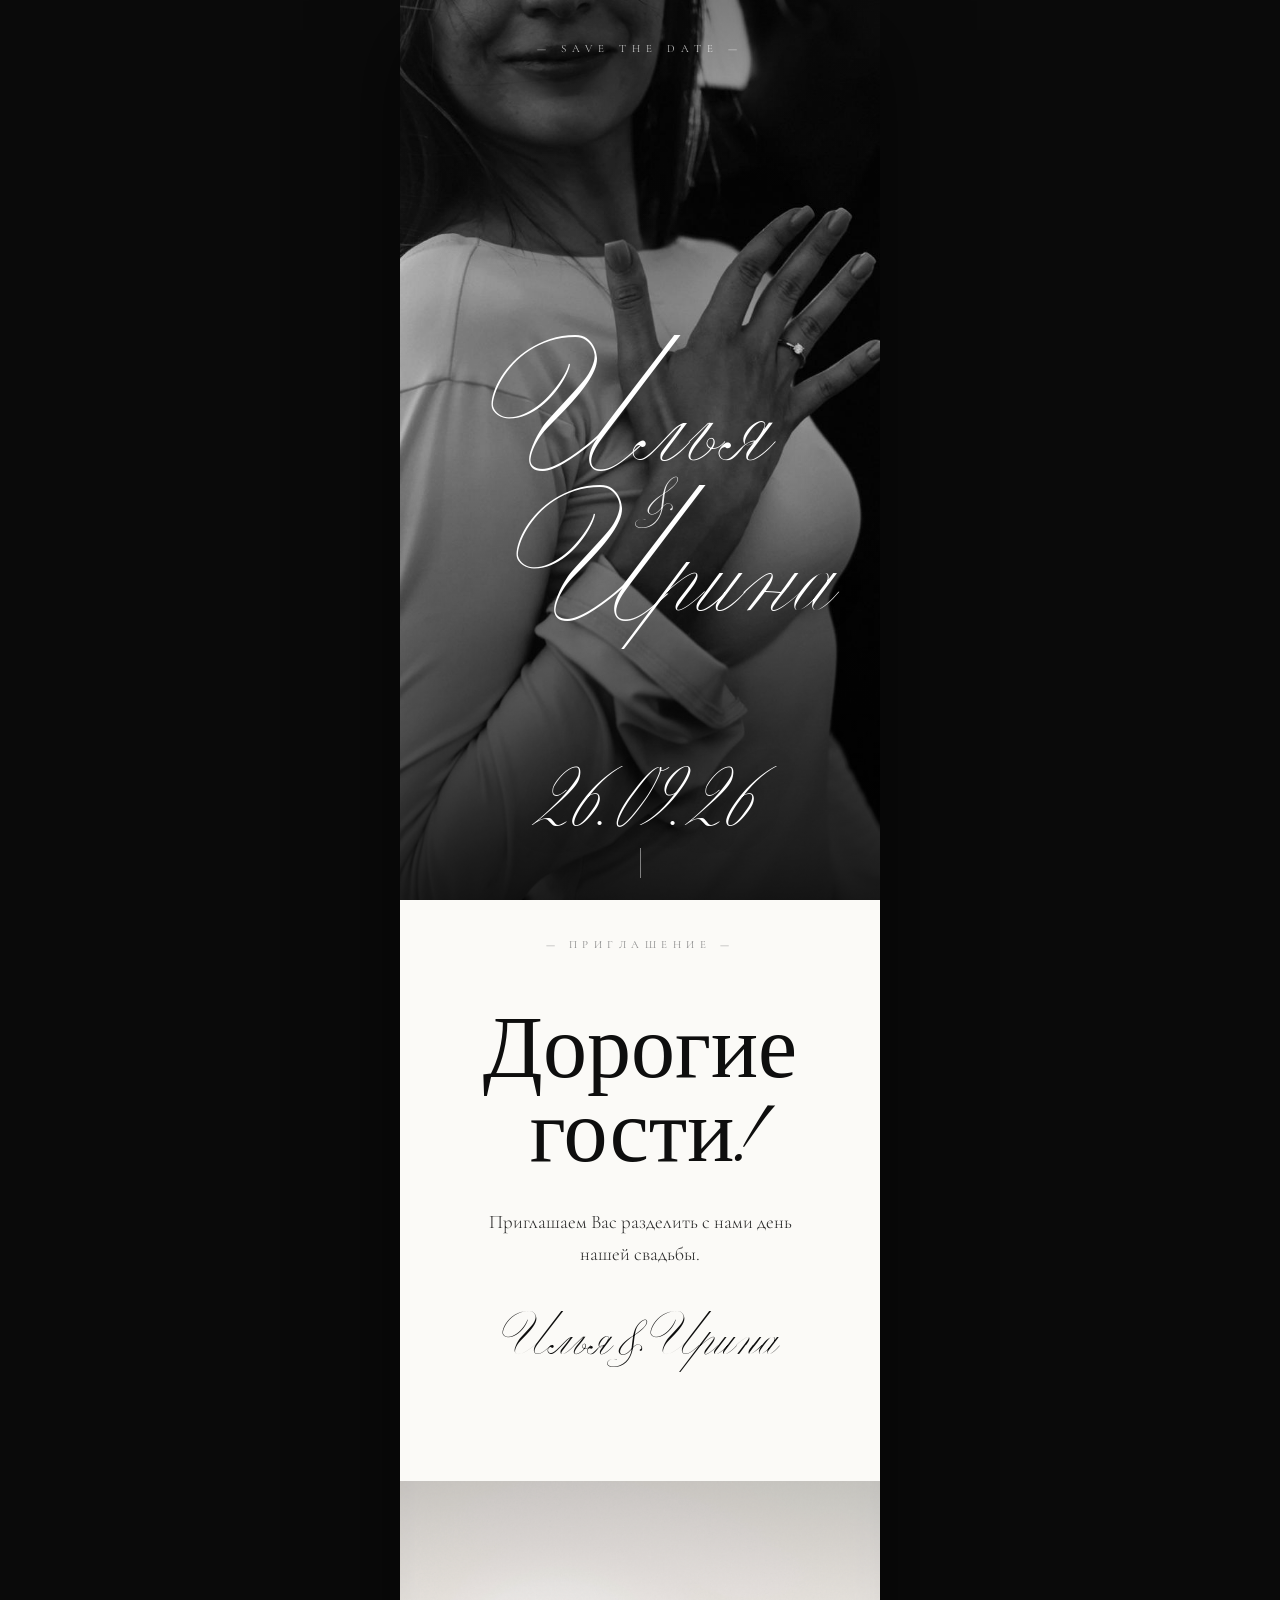
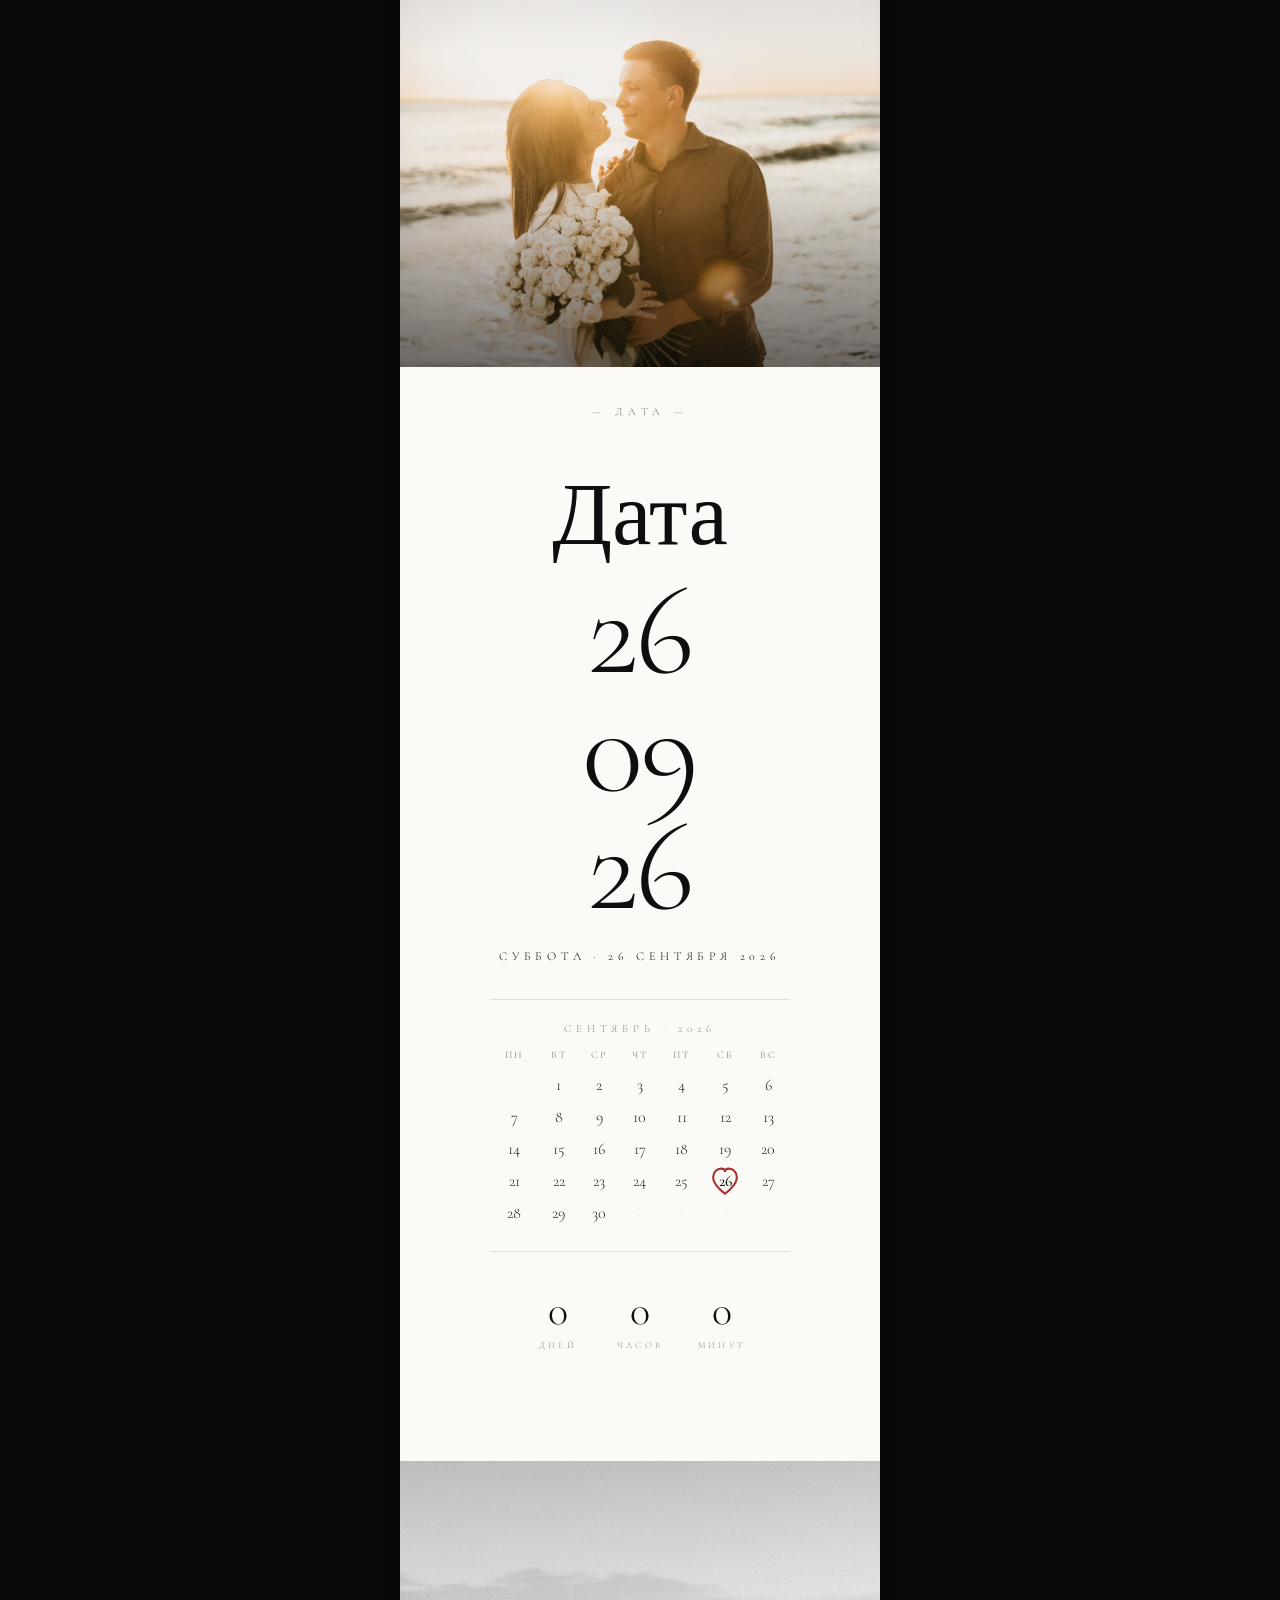
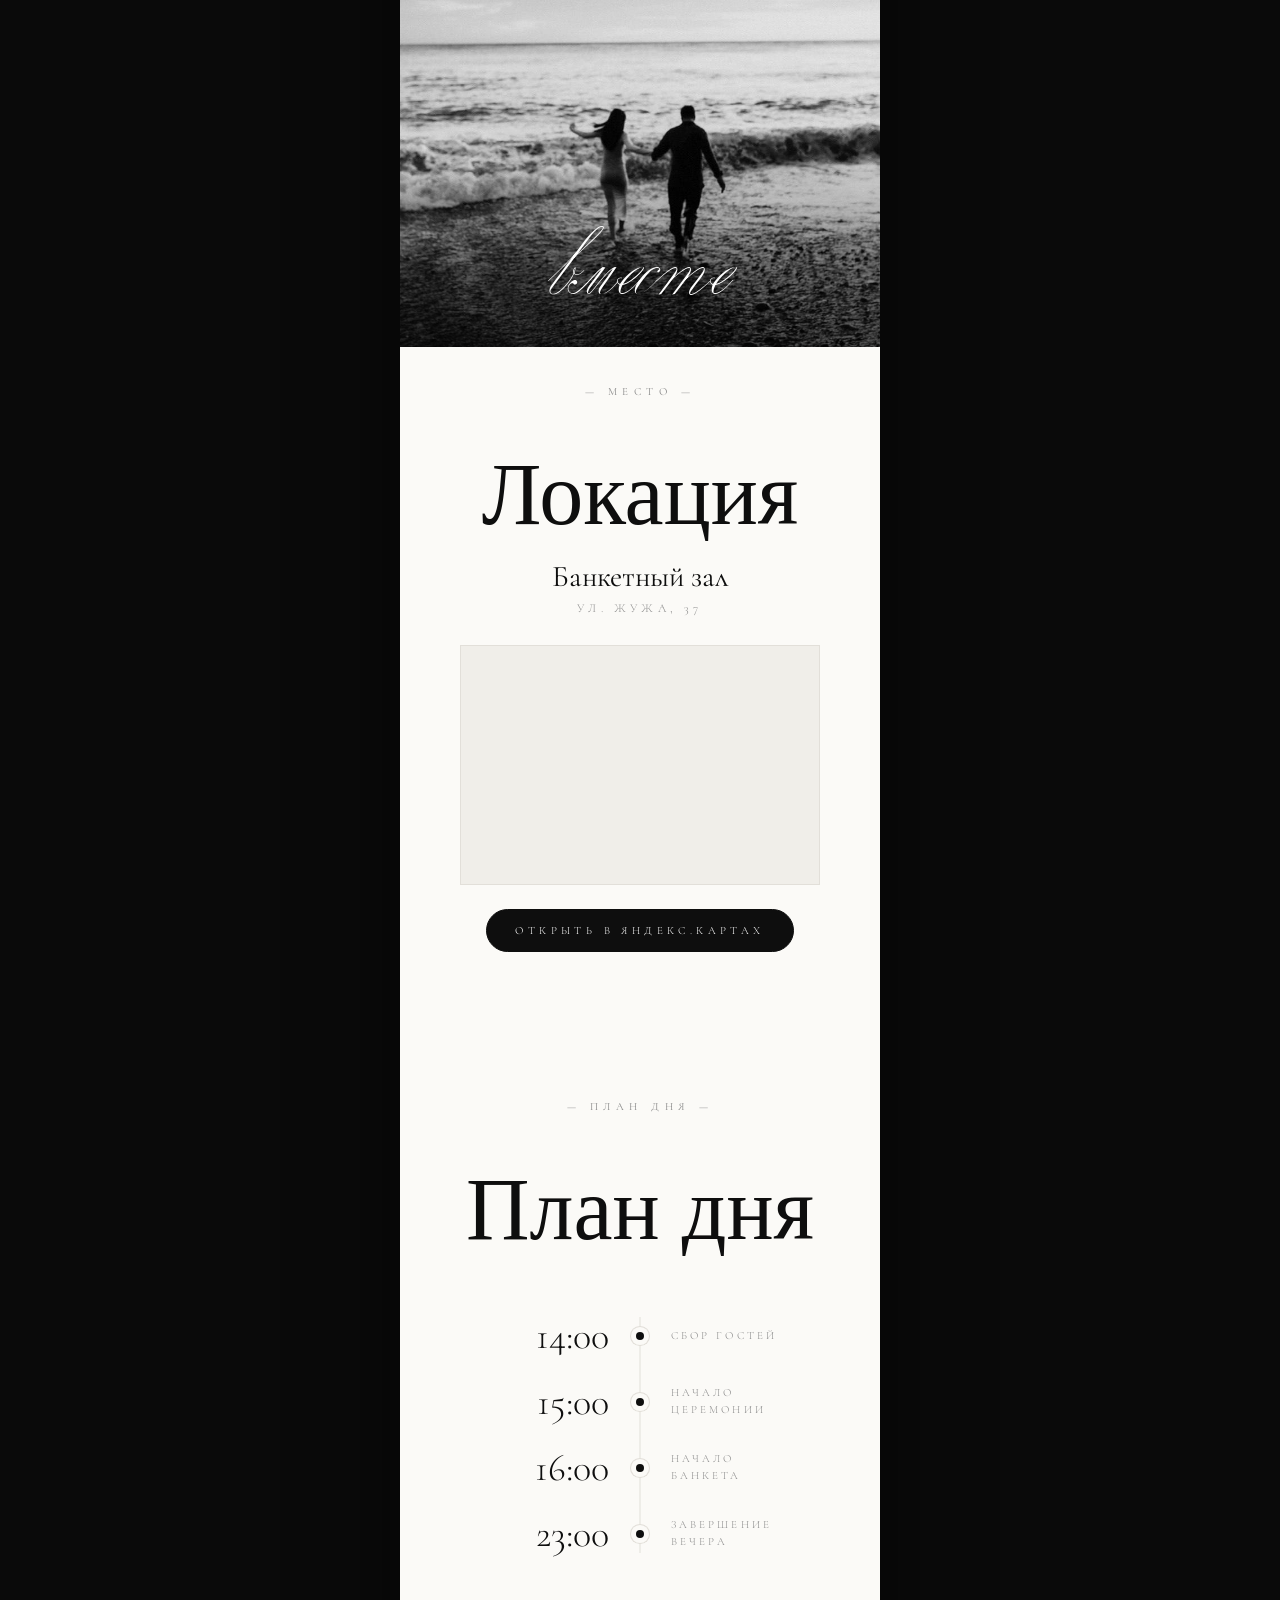
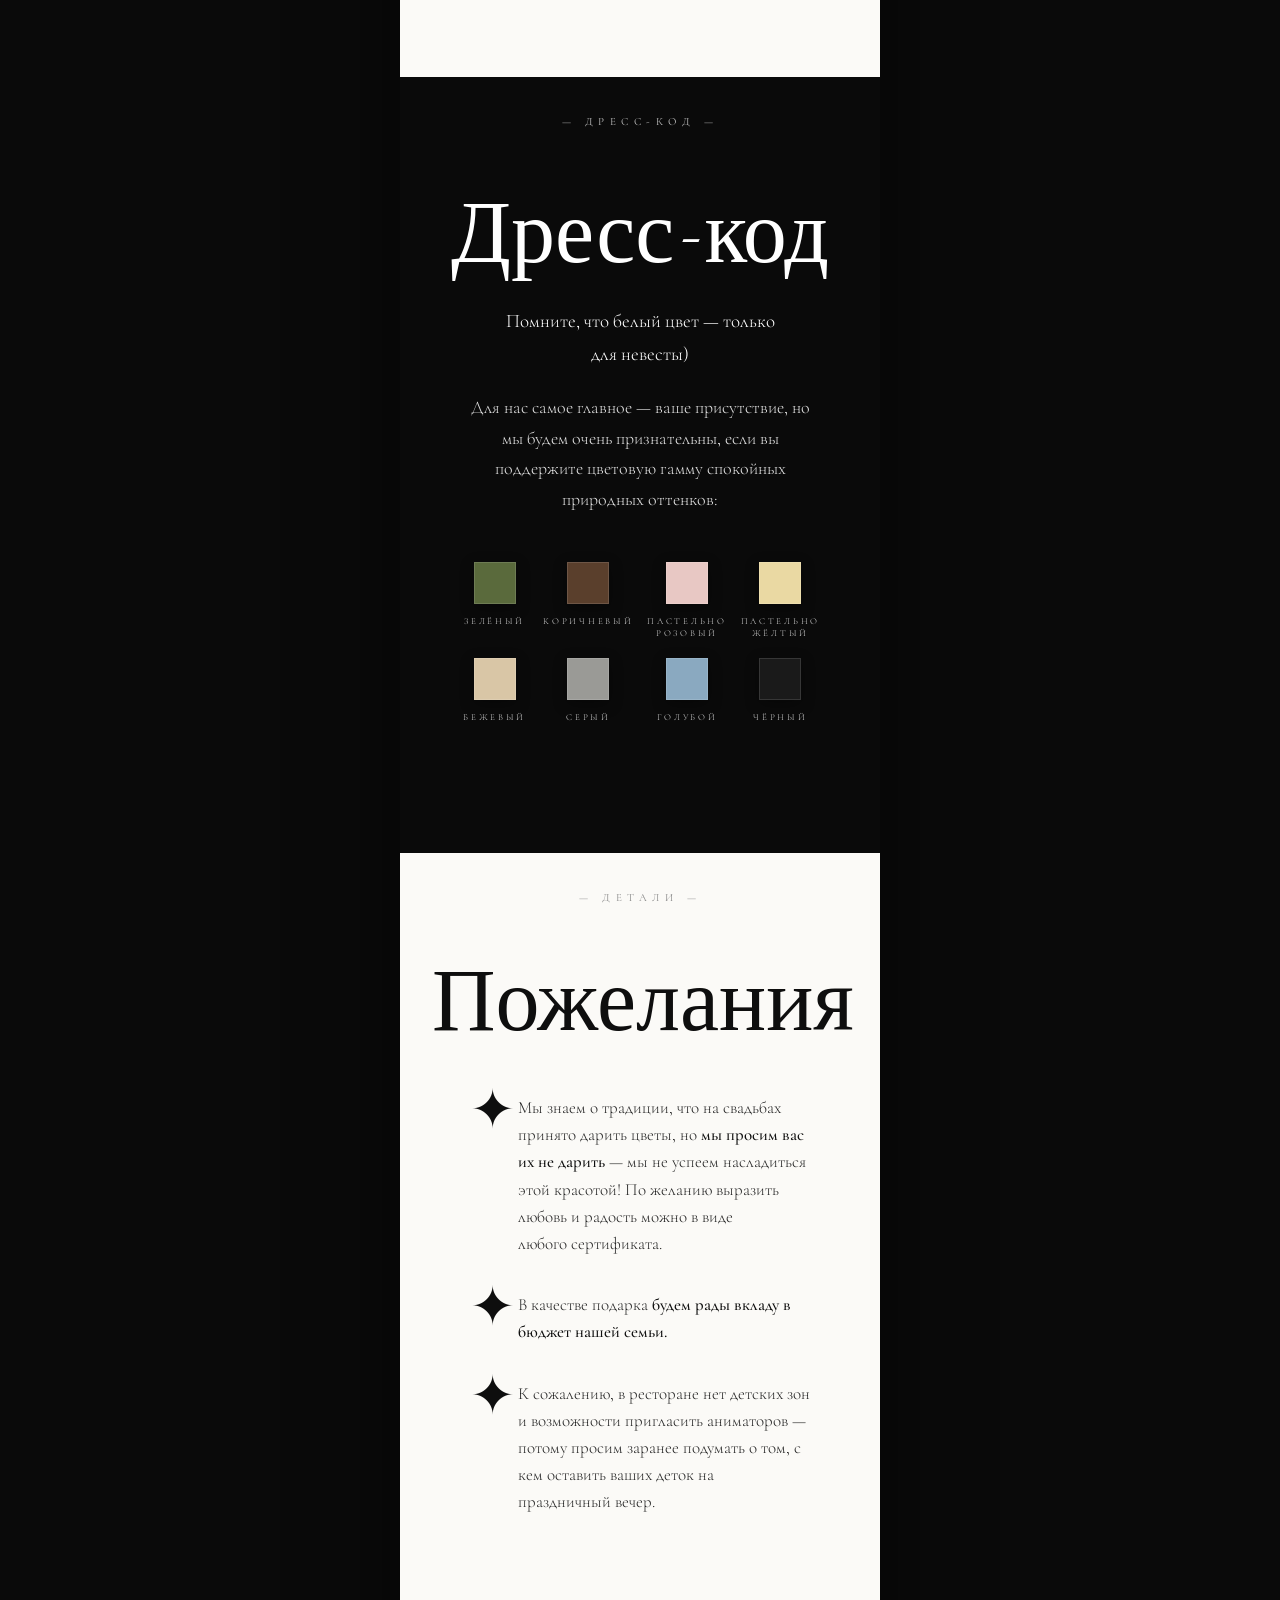
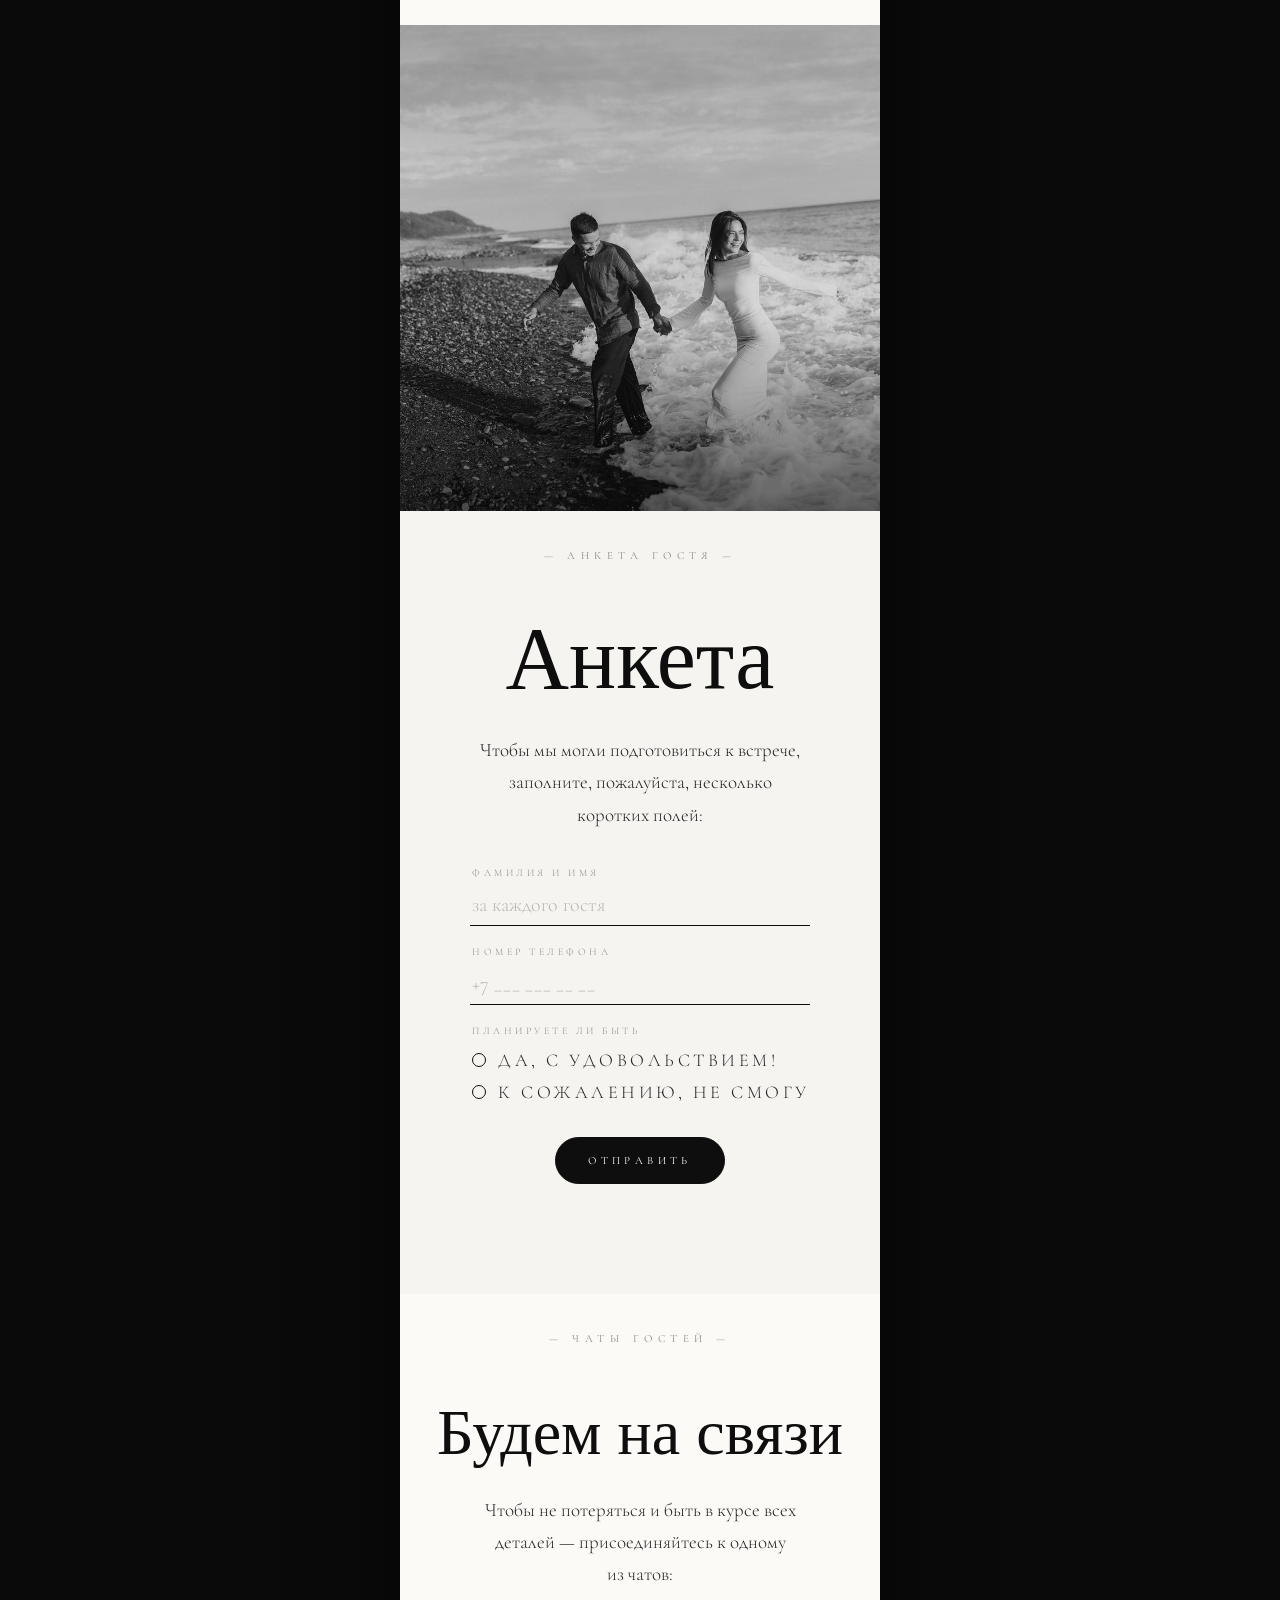
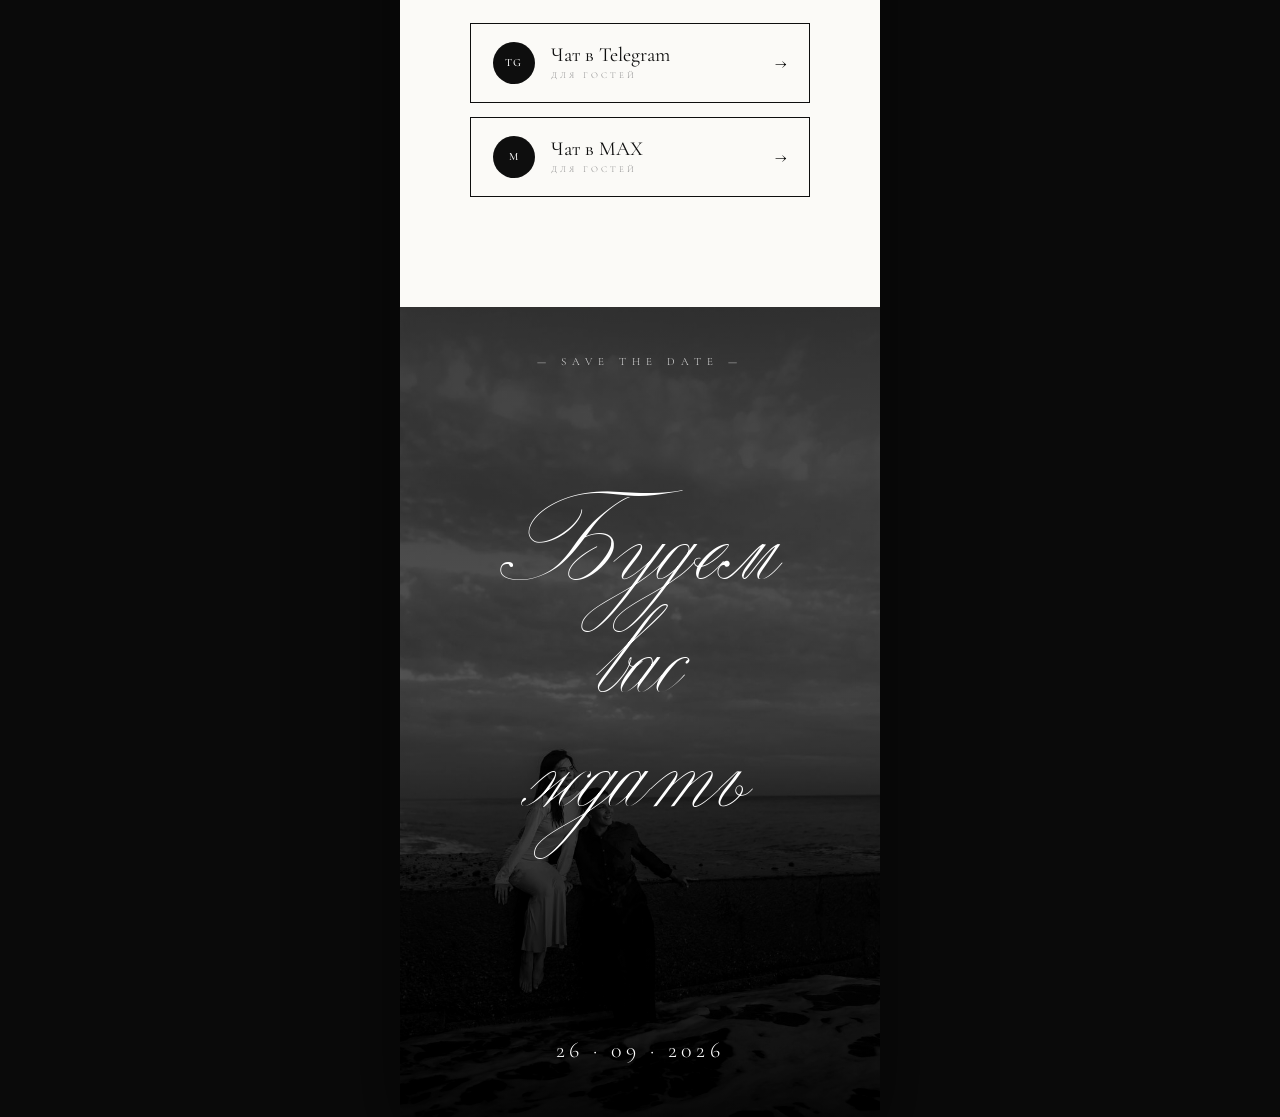
<file: index-print.html>
<!doctype html>
<html lang="ru">
<head>
<meta charset="utf-8" />
<meta name="viewport" content="width=device-width,initial-scale=1,maximum-scale=1,viewport-fit=cover" />
<title>Илья и Ирина · 26.09.26</title>
<link rel="preconnect" href="https://fonts.googleapis.com">
<link rel="preconnect" href="https://fonts.gstatic.com" crossorigin>
<link href="https://fonts.googleapis.com/css2?family=Cormorant+Garamond:ital,wght@0,300;0,400;0,500;1,300;1,400&family=Cormorant:wght@300;400;500&family=Pinyon+Script&display=swap" rel="stylesheet">
<style>
@font-face{font-family:'Caravan';src:url('[data-uri]') format('opentype');font-weight:normal;font-style:normal}
@font-face{font-family:'French Kiss';src:url('[data-uri]') format('truetype');font-weight:normal;font-style:normal}
<style>
@font-face{font-family:'Anastasia Script';src:url('assets/fonts/AnastasiaScript.ttf?v=3') format('truetype');font-display:block;font-weight:400;font-style:normal}
@font-face{font-family:'VenskiSad';src:url('assets/fonts/VenskiSadOne.ttf') format('truetype');font-display:block;font-weight:400;font-style:normal}
</style>
<style>
:root{
  --bg:#fbfaf7;
  --paper:#f6f4f1;
  --ink:#0e0e0e;
  --ink-soft:#262626;
  --muted:#8a8a8a;
  --line:#e2dfd9;
  --dark:#0a0a0a;
  --script:'VenskiSad',cursive;
  --script-heading:'Anastasia Script','Pinyon Script',cursive;
  --serif:'Cormorant Garamond',serif;
}
*{box-sizing:border-box;margin:0;padding:0;-webkit-font-smoothing:antialiased}
html,body{background:#0a0a0a;color:var(--ink);font-family:var(--serif);font-weight:300}
body{display:flex;justify-content:center;min-height:100vh;overflow-x:hidden}
.site{width:100%;max-width:480px;background:var(--bg);box-shadow:0 30px 80px rgba(0,0,0,.6);overflow:hidden;position:relative}
section{position:relative;width:100%}
.eb{font-family:'Cormorant',serif;font-size:11px;letter-spacing:.5em;text-transform:uppercase;color:var(--muted);font-weight:400;display:block}
.eb.light{color:rgba(255,255,255,.75)}
.script{font-family:var(--script-heading);font-style:normal;font-weight:400;color:var(--ink);line-height:.95;font-size:88px}
.script.light{color:#fff}

/* torn paper */
.torn{position:absolute;left:0;right:0;height:32px;pointer-events:none;z-index:3;background-repeat:no-repeat;background-size:100% 100%}
.torn.t-top{top:-1px;background-image:url("data:image/svg+xml;utf8,<svg xmlns='http://www.w3.org/2000/svg' viewBox='0 0 480 32' preserveAspectRatio='none'><path d='M0 0 H480 V12 L460 14 L440 6 L420 14 L400 8 L380 18 L360 12 L340 22 L320 14 L300 24 L280 18 L260 28 L240 20 L220 30 L200 22 L180 32 L160 24 L140 30 L120 22 L100 28 L80 20 L60 26 L40 16 L20 24 L0 14 Z' fill='%23fbfaf7'/></svg>")}
.torn.t-bot{bottom:-1px;background-image:url("data:image/svg+xml;utf8,<svg xmlns='http://www.w3.org/2000/svg' viewBox='0 0 480 32' preserveAspectRatio='none'><path d='M0 32 H480 V20 L460 18 L440 26 L420 18 L400 24 L380 14 L360 20 L340 10 L320 18 L300 8 L280 14 L260 4 L240 12 L220 2 L200 10 L180 0 L160 8 L140 2 L120 10 L100 4 L80 12 L60 6 L40 16 L20 8 L0 18 Z' fill='%23fbfaf7'/></svg>")}
.torn.dark.t-top{background-image:url("data:image/svg+xml;utf8,<svg xmlns='http://www.w3.org/2000/svg' viewBox='0 0 480 32' preserveAspectRatio='none'><path d='M0 0 H480 V12 L460 14 L440 6 L420 14 L400 8 L380 18 L360 12 L340 22 L320 14 L300 24 L280 18 L260 28 L240 20 L220 30 L200 22 L180 32 L160 24 L140 30 L120 22 L100 28 L80 20 L60 26 L40 16 L20 24 L0 14 Z' fill='%230a0a0a'/></svg>")}
.torn.dark.t-bot{background-image:url("data:image/svg+xml;utf8,<svg xmlns='http://www.w3.org/2000/svg' viewBox='0 0 480 32' preserveAspectRatio='none'><path d='M0 32 H480 V20 L460 18 L440 26 L420 18 L400 24 L380 14 L360 20 L340 10 L320 18 L300 8 L280 14 L260 4 L240 12 L220 2 L200 10 L180 0 L160 8 L140 2 L120 10 L100 4 L80 12 L60 6 L40 16 L20 8 L0 18 Z' fill='%230a0a0a'/></svg>")}

/* HERO */
.hero{height:100svh;min-height:680px;background:#0a0a0a;color:#fff;overflow:hidden;display:flex;flex-direction:column;justify-content:flex-end;position:relative}
.hero .ph{position:absolute;inset:0;background:url('assets/photo-ring.jpg') center 30%/cover no-repeat;filter:grayscale(100%) contrast(1.04) brightness(.88)}
.hero .vignette{position:absolute;inset:0;background:linear-gradient(180deg,rgba(0,0,0,.4) 0%,rgba(0,0,0,0) 30%,rgba(0,0,0,0) 50%,rgba(0,0,0,.85) 100%)}
.hero .top{position:absolute;top:42px;left:0;right:0;text-align:center;z-index:2;font-family:'Cormorant',serif;font-size:11px;letter-spacing:.55em;color:rgba(255,255,255,.85);text-transform:uppercase}
.hero .names{position:absolute;left:0;right:0;top:42%;text-align:center;padding:0 12px;z-index:2}
.hero .names h1{font-family:var(--script);font-weight:400;font-size:116px;line-height:.9;color:#fff;text-shadow:0 2px 30px rgba(0,0,0,.45);letter-spacing:.005em}
.hero .names h1 .row{display:block}
.hero .names h1 .row.r1{text-align:center;transform:translateX(-2%)}
.hero .names h1 .row.r2{text-align:center;transform:translateX(8%);margin-top:-4px}
.hero .names h1 .row .cap{font-size:1.45em;line-height:.7;display:inline-block;margin-right:-.02em;vertical-align:-.06em}
.hero .names h1 .amp{display:block;font-family:var(--script);font-size:58px;line-height:1;margin:-22px 0 -2px;opacity:.92;text-align:center;transform:translateX(14%)}
.hero .bigdate-h{position:absolute;left:0;right:0;bottom:48px;text-align:center;z-index:2;font-family:var(--script);font-size:92px;line-height:1;color:#fff;letter-spacing:.02em;text-shadow:0 2px 24px rgba(0,0,0,.5)}
@media (max-width:380px){.hero .names h1{font-size:104px}.hero .names h1 .amp{font-size:54px}.hero .bigdate-h{font-size:88px;bottom:56px}}
.hero .names .meta{margin-top:30px;display:flex;justify-content:center;align-items:center;gap:18px;font-family:'Cormorant',serif;letter-spacing:.45em;font-size:11px;text-transform:uppercase;color:rgba(255,255,255,.85)}
.hero .names .meta .dot{width:3px;height:3px;background:#fff;border-radius:50%}
.scroll-hint{position:absolute;bottom:22px;left:0;right:0;text-align:center;font-family:'Cormorant',serif;font-size:9px;letter-spacing:.55em;color:rgba(255,255,255,.55);text-transform:uppercase;z-index:2}
.scroll-hint::after{content:"";display:block;width:1px;height:30px;background:rgba(255,255,255,.45);margin:8px auto 0;animation:drop 2.4s ease-in-out infinite}
@keyframes drop{0%,100%{transform:scaleY(.4);transform-origin:top;opacity:.3}50%{transform:scaleY(1);opacity:.9}}

/* generic light card */
.sec{padding:38px 32px 110px;background:var(--bg);text-align:center;position:relative}
.sec .eb{margin-bottom:64px}
.sec .script{margin-bottom:8px}
.sec p{margin-top:24px;font-size:19px;line-height:1.7;color:var(--ink-soft);font-weight:300;max-width:340px;margin-left:auto;margin-right:auto;text-wrap:pretty}
.sec .sig{margin-top:46px;font-family:var(--script);font-size:54px;color:var(--ink);line-height:1}

/* photo strip */
.strip{height:54svh;min-height:380px;position:relative;overflow:hidden;background:#0a0a0a}
.strip .ph{position:absolute;inset:0;background-size:cover;background-position:center 30%;filter:grayscale(100%) contrast(1.05) brightness(.95)}
.strip.s-couple .ph{background-image:url('assets/photo-bouquet.jpg');background-position:center 55%;filter:grayscale(100%) contrast(1.06) brightness(.93)}
.strip.s-walking .ph{background-image:url('assets/photo-walking.jpg')}
.strip.s-stones .ph{background-image:url('assets/photo-stones.jpg')}
.strip.s-waves .ph{background-image:url('assets/photo-waves.jpg')}
.strip.s-sunset .ph{background-image:url('assets/photo-sunset.jpg');background-position:center 35%}
.strip.s-ring .ph{background-image:url('assets/photo-ring.jpg')}
.strip.s-bouquet .ph{background-image:url('assets/photo-bouquet.jpg');background-position:center 25%;filter:grayscale(15%) contrast(1.02) brightness(1)}
.strip.s-proposal .ph{background-image:url('assets/photo-proposal.jpg');background-position:center 60%;filter:grayscale(20%) contrast(1.02)}
.strip::after{content:"";position:absolute;inset:0;background:linear-gradient(180deg,rgba(0,0,0,.15) 0%,rgba(0,0,0,0) 35%,rgba(0,0,0,0) 60%,rgba(0,0,0,.55) 100%);pointer-events:none}
.strip .quote{position:absolute;inset:auto 0 0 0;padding:0 32px 28px;text-align:center;z-index:2}
.strip .quote .q{font-family:var(--script);font-size:84px;color:#fff;line-height:1;text-shadow:0 2px 24px rgba(0,0,0,.5)}

/* DATE */
.bigdate{display:flex;flex-direction:column;align-items:center;line-height:.92;margin:6px auto 0;font-family:var(--serif);font-weight:300;color:var(--ink)}
.bigdate .row{font-size:128px;letter-spacing:-.02em}
.bigdate .row.m{font-style:italic}
.dline{margin-top:22px;font-family:'Cormorant',serif;font-size:12px;letter-spacing:.4em;text-transform:uppercase;color:var(--ink)}
.cal{margin:36px auto 0;max-width:300px;border-top:1px solid var(--line);border-bottom:1px solid var(--line);padding:22px 0}
.cal .month{font-family:'Cormorant',serif;font-size:11px;letter-spacing:.45em;text-transform:uppercase;color:var(--muted);margin-bottom:14px}
.cal table{width:100%;border-collapse:collapse}
.cal th{font-family:'Cormorant',serif;font-size:10px;letter-spacing:.2em;text-transform:uppercase;color:var(--muted);font-weight:400;padding-bottom:8px}
.cal td{font-family:var(--serif);font-size:16px;padding:6px 0;color:var(--ink-soft);text-align:center;position:relative}
.cal td.dim{color:var(--line)}
.cal td.special{color:var(--ink);font-weight:500;z-index:2}
.cal td.special::before{content:"";position:absolute;inset:50% 50%;width:32px;height:30px;transform:translate(-50%,-50%);background:url("data:image/svg+xml;utf8,<svg xmlns='http://www.w3.org/2000/svg' viewBox='0 0 24 22' fill='none' stroke='%23a83232' stroke-width='1.6'><path d='M12 21s-9-6.2-9-12.5C3 4.5 6 2 9 2c1.7 0 3 .9 3 2.5C12 2.9 13.3 2 15 2c3 0 6 2.5 6 6.5C21 14.8 12 21 12 21z'/></svg>") center/contain no-repeat;z-index:-1}
.countdown{margin-top:38px;display:flex;justify-content:center;gap:22px}
.countdown .b{min-width:60px}
.countdown .b .n{font-family:var(--serif);font-weight:300;font-size:42px;line-height:1;color:var(--ink)}
.countdown .b .l{font-family:'Cormorant',serif;font-size:9px;letter-spacing:.35em;text-transform:uppercase;color:var(--muted);margin-top:8px}

/* LOCATION */
.location .name{margin-top:14px;font-family:var(--serif);font-size:30px;color:var(--ink);font-weight:400;line-height:1.2}
.location .addr{margin-top:6px;font-family:'Cormorant',serif;font-size:12px;letter-spacing:.35em;text-transform:uppercase;color:var(--muted)}
.location .map{margin:30px auto 0;width:100%;max-width:360px;height:240px;border:1px solid var(--line);overflow:hidden;background:#f0eee9}
.location .map iframe{width:100%;height:100%;border:0;filter:grayscale(1) contrast(.95)}
.btn{display:inline-block;margin-top:24px;font-family:'Cormorant',serif;font-size:11px;letter-spacing:.4em;text-transform:uppercase;color:var(--ink);text-decoration:none;border:1px solid var(--ink);border-radius:999px;padding:14px 28px;transition:all .25s ease;cursor:pointer;background:transparent}
.btn:hover{background:var(--ink);color:#fff}
.btn.dark{background:var(--ink);color:#fff}
.btn.dark:hover{background:transparent;color:var(--ink)}

/* TIMELINE */
.tl{margin:42px auto 0;max-width:340px;position:relative}
.tl::before{content:"";position:absolute;left:50%;top:14px;bottom:14px;width:1px;background:var(--line);transform:translateX(-50%)}
.tl-item{display:grid;grid-template-columns:1fr 18px 1fr;column-gap:22px;align-items:center;padding:14px 0}
.tl-item .time{font-family:var(--serif);font-size:38px;color:var(--ink);font-style:normal;font-weight:300;white-space:nowrap;line-height:1}
.tl-item .desc{font-family:'Cormorant',serif;font-size:11px;color:var(--muted);line-height:1.5;letter-spacing:.28em;text-transform:uppercase}
.tl-item .dot{width:8px;height:8px;border-radius:50%;background:var(--ink);box-shadow:0 0 0 5px var(--bg),0 0 0 6px var(--line);justify-self:center;z-index:1}
.tl-item:nth-child(odd) .time{grid-column:1;justify-self:end;text-align:right}
.tl-item:nth-child(odd) .desc{grid-column:3;justify-self:start;text-align:left}
.tl-item:nth-child(even) .time{grid-column:1;justify-self:end;text-align:right}
.tl-item:nth-child(even) .desc{grid-column:3;justify-self:start;text-align:left}

/* DRESS CODE — square swatches grouped by color family */
.dress{padding:38px 32px 130px;background:#0a0a0a;color:#fff;text-align:center;position:relative}
.dress .eb{margin-bottom:72px}
.dress p{margin-top:22px;font-size:18px;line-height:1.7;color:rgba(255,255,255,.88);max-width:340px;margin-left:auto;margin-right:auto;font-weight:300;text-wrap:pretty}
.dress p.lead{font-style:normal;color:#fff;font-size:19px}
.groups{margin:48px auto 0;display:grid;grid-template-columns:repeat(4,1fr);gap:18px 14px;max-width:360px;justify-items:center}
.group{display:flex;flex-direction:column;align-items:center;gap:12px}
.glabel{font-family:'Cormorant',serif;font-size:9px;letter-spacing:.3em;text-transform:uppercase;color:rgba(255,255,255,.85);text-align:center;line-height:1.3}
.sq{width:42px;height:42px;border:1px solid rgba(255,255,255,.12);box-shadow:0 4px 14px rgba(0,0,0,.35)}
.g-1 .sq{background:#5a6a3c}
.g-2 .sq{background:#5a3f2c}
.g-3 .sq{background:#e8c8c4}
.g-4 .sq{background:#ead9a3}
.g-5 .sq{background:#d9c6a6}
.g-6 .sq{background:#9a9a96}
.g-7 .sq{background:#8aa9c0}
.g-8 .sq{background:#1a1a1a}

/* DETAILS */
.details-list{margin:42px auto 0;max-width:340px;display:flex;flex-direction:column;gap:34px;text-align:left}
.detail{display:grid;grid-template-columns:34px 1fr;column-gap:14px;align-items:start}
.detail .star{font-family:var(--script);font-size:54px;color:var(--ink);line-height:.5;padding-top:10px}
.detail p{margin:0;font-family:var(--serif);font-size:17px;line-height:1.6;color:var(--ink-soft);font-weight:300;text-wrap:pretty}
.detail p strong{font-style:normal;font-weight:500;color:var(--ink)}

/* GUEST FORM */
.guest{background:var(--paper)}
.form{margin:36px auto 0;max-width:340px;display:flex;flex-direction:column;gap:20px;text-align:left}
.field{display:flex;flex-direction:column;gap:6px}
.field label{font-family:'Cormorant',serif;font-size:10px;letter-spacing:.35em;text-transform:uppercase;color:var(--muted);padding-left:2px}
.field input{font-family:var(--serif);font-size:20px;color:var(--ink);background:transparent;border:0;border-bottom:1px solid var(--ink);padding:8px 2px;outline:0;font-weight:300}
.field input:focus{background:rgba(0,0,0,.02)}
.field input::placeholder{color:#bcb8b0;font-style:normal}
.choices{display:flex;flex-direction:column;gap:10px;margin-top:6px}
.choice{display:flex;align-items:center;gap:12px;cursor:pointer}
.choice input{display:none}
.choice .cdot{width:14px;height:14px;border:1px solid var(--ink);border-radius:50%;flex:none;position:relative}
.choice input:checked + .cdot::after{content:"";position:absolute;inset:3px;background:var(--ink);border-radius:50%}
.choice .lbl{font-family:var(--serif);font-size:18px;color:var(--ink-soft);font-weight:300}
.submit-btn{margin:14px auto 0;align-self:center;font-family:'Cormorant',serif;font-size:11px;letter-spacing:.4em;text-transform:uppercase;color:#fff;background:var(--ink);border:1px solid var(--ink);border-radius:999px;padding:16px 32px;cursor:pointer;transition:all .25s}
.submit-btn:hover{background:transparent;color:var(--ink)}
.thanks{display:none;margin-top:30px;font-family:var(--script);font-size:60px;color:var(--ink);line-height:1;text-align:center}
.form.sent .thanks{display:block}
.form.sent .field, .form.sent .choices, .form.sent .submit-btn{display:none}

/* CHATS */
.chats-title{font-size:64px;white-space:nowrap}
@media (max-width:380px){.chats-title{font-size:54px}}
.chats .chat-row{margin-top:32px;display:flex;flex-direction:column;gap:14px;max-width:340px;margin-left:auto;margin-right:auto}
.chat-card{display:flex;align-items:center;gap:16px;padding:18px 22px;border:1px solid var(--ink);background:transparent;text-decoration:none;color:var(--ink);transition:all .25s}
.chat-card:hover{background:var(--ink);color:#fff}
.chat-card:hover .ic{background:#fff;color:var(--ink)}
.chat-card .ic{flex:none;width:42px;height:42px;border-radius:50%;background:var(--ink);color:#fff;display:flex;align-items:center;justify-content:center;font-family:'Cormorant',serif;font-size:11px;letter-spacing:.1em;font-weight:500;transition:all .25s}
.chat-card .tx{text-align:left;flex:1}
.chat-card .tx .t1{font-family:var(--serif);font-size:20px;line-height:1.1;font-weight:400}
.chat-card .tx .t2{font-family:'Cormorant',serif;font-size:9px;letter-spacing:.35em;text-transform:uppercase;color:var(--muted);margin-top:4px}
.chat-card:hover .tx .t2{color:rgba(255,255,255,.7)}
.chat-card .arr{font-family:'Cormorant',serif;font-size:18px}

/* FINAL */
.final{position:relative;height:90svh;min-height:560px;background:#0a0a0a;color:#fff;overflow:hidden;display:flex;align-items:center;justify-content:center;text-align:center}
.final .bg{position:absolute;inset:0;background:url('assets/photo-walking.jpg') center 54%/cover no-repeat;filter:grayscale(100%) brightness(.55) contrast(1.1)}
.final .bg::after{content:"";position:absolute;inset:0;background:linear-gradient(180deg,rgba(10,10,10,.45) 0%,rgba(10,10,10,.25) 50%,rgba(10,10,10,.85) 100%)}
.final .inner{position:relative;padding:0 36px;z-index:2;width:100%;height:100%}
.final .small{position:absolute;top:48px;left:0;right:0;font-family:'Cormorant',serif;font-size:11px;letter-spacing:.55em;text-transform:uppercase;color:rgba(255,255,255,.85);text-align:center}
.final h2{position:absolute;top:24%;left:0;right:0;margin-top:0;font-family:var(--script);font-weight:400;font-size:108px;line-height:1.05;color:#fff;text-align:center}
.final h2 .big{display:block}
@media (max-width:380px){.final h2{font-size:112px}}
.final .stamp{position:absolute;bottom:54px;left:0;right:0;text-align:center;font-family:'Cormorant',serif;font-size:11px;letter-spacing:.55em;color:rgba(255,255,255,.85);text-transform:uppercase}
.final .stamp .y{font-family:var(--serif);font-size:22px;letter-spacing:.2em;display:block;margin-top:10px;color:#fff}
.final .heart{margin-top:30px;font-family:var(--script);font-size:68px;color:#fff;line-height:1}

/* reveal animations */
.reveal{opacity:0;transform:translateY(28px);transition:opacity 1.1s cubic-bezier(.2,.65,.25,1),transform 1.1s cubic-bezier(.2,.65,.25,1)}
.reveal.in{opacity:1;transform:none}
.reveal-zoom{opacity:0;transform:scale(.94);transition:opacity 1.3s cubic-bezier(.2,.65,.25,1),transform 1.3s cubic-bezier(.2,.65,.25,1)}
.reveal-zoom.in{opacity:1;transform:none}
.reveal-script{opacity:0;transform:translateY(20px) scale(.96);transition:opacity 1.4s cubic-bezier(.2,.65,.25,1),transform 1.4s cubic-bezier(.2,.65,.25,1)}
.reveal-script.in{opacity:1;transform:none}
.stagger > *{opacity:0;transform:translateY(18px);transition:opacity .9s ease,transform .9s ease}
.stagger.in > *{opacity:1;transform:none}
.stagger.in > *:nth-child(1){transition-delay:.05s}
.stagger.in > *:nth-child(2){transition-delay:.16s}
.stagger.in > *:nth-child(3){transition-delay:.27s}
.stagger.in > *:nth-child(4){transition-delay:.38s}
.stagger.in > *:nth-child(5){transition-delay:.49s}
.stagger.in > *:nth-child(6){transition-delay:.60s}
.kenburns{animation:kb 18s ease-in-out infinite alternate}
@keyframes kb{0%{transform:scale(1)}100%{transform:scale(1.08)}}

@media print{
  @page{size:A4 portrait;margin:0}
  html,body{background:#fff !important}
  body{display:block;overflow:visible}
  .site{max-width:none;width:100%;box-shadow:none}
  *{-webkit-print-color-adjust:exact !important;print-color-adjust:exact !important;color-adjust:exact !important}
  section{break-inside:avoid;page-break-inside:avoid;break-after:page;page-break-after:always}
  section:last-child{break-after:auto;page-break-after:auto}
  .reveal,.reveal-zoom,.reveal-script{opacity:1 !important;transform:none !important}
  .stagger > *{opacity:1 !important;transform:none !important}
  .kenburns{animation:none !important;transform:none !important}
  .scroll-hint{display:none}
  .hero,.final,.strip{height:100vh;min-height:0}
  .dress{padding-top:60px;padding-bottom:60px}
  .sec{padding-top:60px;padding-bottom:60px}
}
@media (max-width:380px){
  .hero .names h1{font-size:88px}
  .hero .names h1 .amp{font-size:60px}
  .script{font-size:74px}
  .bigdate .row{font-size:104px}
  .final h2{font-size:90px}
  .final h2 .amp{font-size:56px}
  .strip .quote .q{font-size:68px}
}
</style>
</head>
<body>

<main class="site">

  <section id="hero" class="hero">
    <div class="ph kenburns"></div>
    <div class="vignette"></div>
    <div class="top">— save the date —</div>
    <div class="names">
      <h1 class="reveal-script">
        <span class="row r1" style="padding: 0px 3px 0px 7px"><span class="cap">И</span>лья</span>
        <span class="amp" style="margin: -22px 65px -2px 0px">&amp;</span>
        <span class="row r2"><span class="cap">И</span>рина</span>
      </h1>
      <div class="meta reveal" style="display:none"><span>26</span><span class="dot"></span><span>09</span><span class="dot"></span><span>26</span></div>
    </div>
    <div class="bigdate-h reveal-script" >26.09.26</div>
    </div>
    <div class="scroll-hint">
</div>
  </section>

  <section class="sec invite">
    <span class="eb reveal">— приглашение —</span>
    <h2 class="script reveal-script">Дорогие<br>гости!</h2>
    <p class="reveal">Приглашаем Вас разделить с нами день нашей свадьбы.</p>
    <div class="sig reveal-script">Илья &amp; Ирина</div>
  </section>
  <section class="strip s-bouquet">
    <div class="ph kenburns"></div>
    </section>

  <section class="sec date">
    <span class="eb reveal">— дата —</span>
    <div class="script reveal-script">Дата</div>
    <div class="bigdate reveal-zoom">
      <div class="row">26</div>
      <div class="row">09</div>
      <div class="row">26</div>
    </div>
    <div class="dline reveal">Суббота · 26 сентября 2026</div>
    <div class="cal reveal">
      <div class="month">Сентябрь · 2026</div>
      <table>
        <thead><tr><th>пн</th><th>вт</th><th>ср</th><th>чт</th><th>пт</th><th>сб</th><th>вс</th></tr></thead>
        <tbody id="cal-body"></tbody>
      </table>
    </div>
    <div class="countdown stagger">
      <div class="b"><div class="n" id="cd-d">—</div><div class="l">дней</div></div>
      <div class="b"><div class="n" id="cd-h">—</div><div class="l">часов</div></div>
      <div class="b"><div class="n" id="cd-m">—</div><div class="l">минут</div></div>
    </div>
  </section>

  <section class="strip s-stones">
    <div class="ph kenburns"></div>
    <div class="quote"><div class="q reveal-script">вместе</div></div>
    </section>

  <section class="sec location">
    <span class="eb reveal">— место —</span>
    <div class="script reveal-script">Локация</div>
    <div class="name reveal">Банкетный зал</div>
    <div class="addr reveal">ул. Жужа, 37</div>
    <div class="map reveal-zoom">
      <iframe src="https://yandex.ru/map-widget/v1/?ll=37.6173%2C55.7558&z=12&pt=37.6173,55.7558,pm2rdm" loading="lazy" title="Карта"></iframe>
    </div>
    <a class="btn dark reveal" href="https://yandex.ru/maps/org/banketny_zal/230886081607?si=tgc01dzt7dgp8r6enmhf59tt78" target="_blank" rel="noopener">Открыть в Яндекс.Картах</a>
  </section>

  <section class="sec timeline">
    <span class="eb reveal">— план дня —</span>
    <div class="script reveal-script">План дня</div>
    <div class="tl stagger">
      <div class="tl-item"><div class="time">14:00</div><div class="dot"></div><div class="desc">сбор гостей</div></div>
      <div class="tl-item"><div class="time">15:00</div><div class="dot"></div><div class="desc">начало<br>церемонии</div></div>
      <div class="tl-item"><div class="time">16:00</div><div class="dot"></div><div class="desc">начало<br>банкета</div></div>
      <div class="tl-item"><div class="time">23:00</div><div class="dot"></div><div class="desc">завершение<br>вечера</div></div>
    </div>
  </section>
  <section class="dress">
    <span class="eb light reveal">— дресс-код —</span>
    <div class="script light reveal-script">Дресс-код</div>
    <p class="lead reveal">Помните, что белый цвет — только для невесты)</p>
    <p class="reveal">Для нас самое главное — ваше присутствие, но мы будем очень признательны, если вы поддержите цветовую гамму спокойных природных оттенков:</p>
    <div class="groups stagger">
      <div class="group g-1"><div class="sq"></div><div class="glabel">зелёный</div></div>
      <div class="group g-2"><div class="sq"></div><div class="glabel">коричневый</div></div>
      <div class="group g-3"><div class="sq"></div><div class="glabel">пастельно<br>розовый</div></div>
      <div class="group g-4"><div class="sq"></div><div class="glabel">пастельно<br>жёлтый</div></div>
      <div class="group g-5"><div class="sq"></div><div class="glabel">бежевый</div></div>
      <div class="group g-6"><div class="sq"></div><div class="glabel">серый</div></div>
      <div class="group g-7"><div class="sq"></div><div class="glabel">голубой</div></div>
      <div class="group g-8"><div class="sq"></div><div class="glabel">чёрный</div></div>
    </div>
  </section>

  <section class="sec details">
    <span class="eb reveal">— детали —</span>
    <div class="script reveal-script">Пожелания</div>
    <div class="details-list stagger">
      <div class="detail"><div class="star">✦</div><p>Мы знаем о традиции, что на свадьбах принято дарить цветы, но <strong>мы просим вас их не дарить</strong> — мы не успеем насладиться этой красотой! По желанию выразить любовь и радость можно в виде любого сертификата.</p></div>
      <div class="detail"><div class="star">✦</div><p>В качестве подарка <strong>будем рады вкладу в бюджет нашей семьи.</strong></p></div>
      <div class="detail"><div class="star">✦</div><p>К сожалению, в ресторане нет детских зон и возможности пригласить аниматоров — потому просим заранее подумать о том, с кем оставить ваших деток на праздничный вечер.</p></div>
    </div>
  </section>

  <section class="strip s-waves">
    <div class="ph kenburns"></div>
    </section>

  <section class="sec guest">
    <span class="eb reveal">— анкета гостя —</span>
    <div class="script reveal-script">Анкета</div>
    <p class="reveal">Чтобы мы могли подготовиться к встрече, заполните, пожалуйста, несколько коротких полей:</p>
    <form class="form stagger" id="rsvp" onsubmit="event.preventDefault(); this.classList.add('sent')">
      <div class="field"><label>фамилия и имя</label><input type="text" name="name" placeholder="за каждого гостя" required></div>
      <div class="field"><label>номер телефона</label><input type="tel" name="phone" placeholder="+7 ___ ___ __ __" required></div>
      <div class="field">
        <label>планируете ли быть</label>
        <div class="choices">
          <label class="choice"><input type="radio" name="rsvp" value="yes" required><span class="cdot"></span><span class="lbl">Да, с удовольствием!</span></label>
          <label class="choice"><input type="radio" name="rsvp" value="no"><span class="cdot"></span><span class="lbl">К сожалению, не смогу</span></label>
        </div>
      </div>
      <button class="submit-btn" type="submit">отправить</button>
      <div class="thanks">Спасибо!<br>будем ждать вас</div>
    </form>
  </section>

  <section class="sec chats">
    <span class="eb reveal">— чаты гостей —</span>
    <div class="script chats-title reveal-script">Будем на связи</div>
    <p class="reveal">Чтобы не потеряться и быть в курсе всех деталей — присоединяйтесь к одному из чатов:</p>
    <div class="chat-row stagger">
      <a class="chat-card" href="https://t.me/+mLTwR2VHhq41YWVi" target="_blank" rel="noopener">
        <div class="ic">TG</div>
        <div class="tx"><div class="t1">Чат в Telegram</div><div class="t2">для гостей</div></div>
        <div class="arr">→</div>
      </a>
      <a class="chat-card" href="https://max.ru/join/hf5u0ECglZ_PjSqCRh9lUFANy6wX1g2Z8dMTVhksAc0" target="_blank" rel="noopener">
        <div class="ic">M</div>
        <div class="tx"><div class="t1">Чат в МАХ</div><div class="t2">для гостей</div></div>
        <div class="arr">→</div>
      </a>
    </div>
  </section>

  <section class="final">
    <div class="bg kenburns"></div>
    <div class="inner">
      <div class="small reveal">— save the date —</div>
      <h2 class="reveal-script"><span class="big">Будем<br>вас<br>ждать</span></h2>
      <div class="stamp reveal"><span class="y">26 · 09 · 2026</span></div>
    </div>
  </section>

</main>

<script>
(function(){
  const tbody = document.getElementById('cal-body');
  if(!tbody) return;
  const lead = 1, days = 30;
  const trail = (7 - ((lead + days) % 7)) % 7;
  const cells = lead + days + trail;
  let html = '';
  for(let i=0;i<cells;i+=7){
    html += '<tr>';
    for(let j=0;j<7;j++){
      const idx = i+j;
      const day = idx - lead + 1;
      if(day < 1 || day > days) html += '<td class="dim">·</td>';
      else if(day === 26) html += '<td class="special">'+day+'</td>';
      else html += '<td>'+day+'</td>';
    }
    html += '</tr>';
  }
  tbody.innerHTML = html;
})();

(function(){
  const target = new Date('2026-09-26T14:00:00+03:00').getTime();
  const dEl=document.getElementById('cd-d'), hEl=document.getElementById('cd-h'), mEl=document.getElementById('cd-m');
  function tick(){
    const diff = target - Date.now();
    if(diff <= 0){ dEl.textContent='0'; hEl.textContent='0'; mEl.textContent='0'; return; }
    dEl.textContent = Math.floor(diff/86400000);
    hEl.textContent = Math.floor(diff%86400000/3600000);
    mEl.textContent = Math.floor(diff%3600000/60000);
  }
  tick(); setInterval(tick, 30000);
})();

(function(){
  const sel = '.reveal, .reveal-zoom, .reveal-script, .stagger';
  const els = document.querySelectorAll(sel);
  const io = new IntersectionObserver((entries)=>{
    entries.forEach(e=>{
      if(e.isIntersecting){
        e.target.classList.add('in');
        io.unobserve(e.target);
      }
    });
  },{threshold:0.12, rootMargin:'0px 0px -6% 0px'});
  els.forEach(el=>io.observe(el));
})();

(async function(){
  try{ if(document.fonts && document.fonts.ready) await document.fonts.ready; }catch(e){}
  document.querySelectorAll('.reveal, .reveal-zoom, .reveal-script, .stagger').forEach(el=>el.classList.add('in'));
  setTimeout(()=>window.print(), 700);
})();
</script>

</body>
</html>
</file>
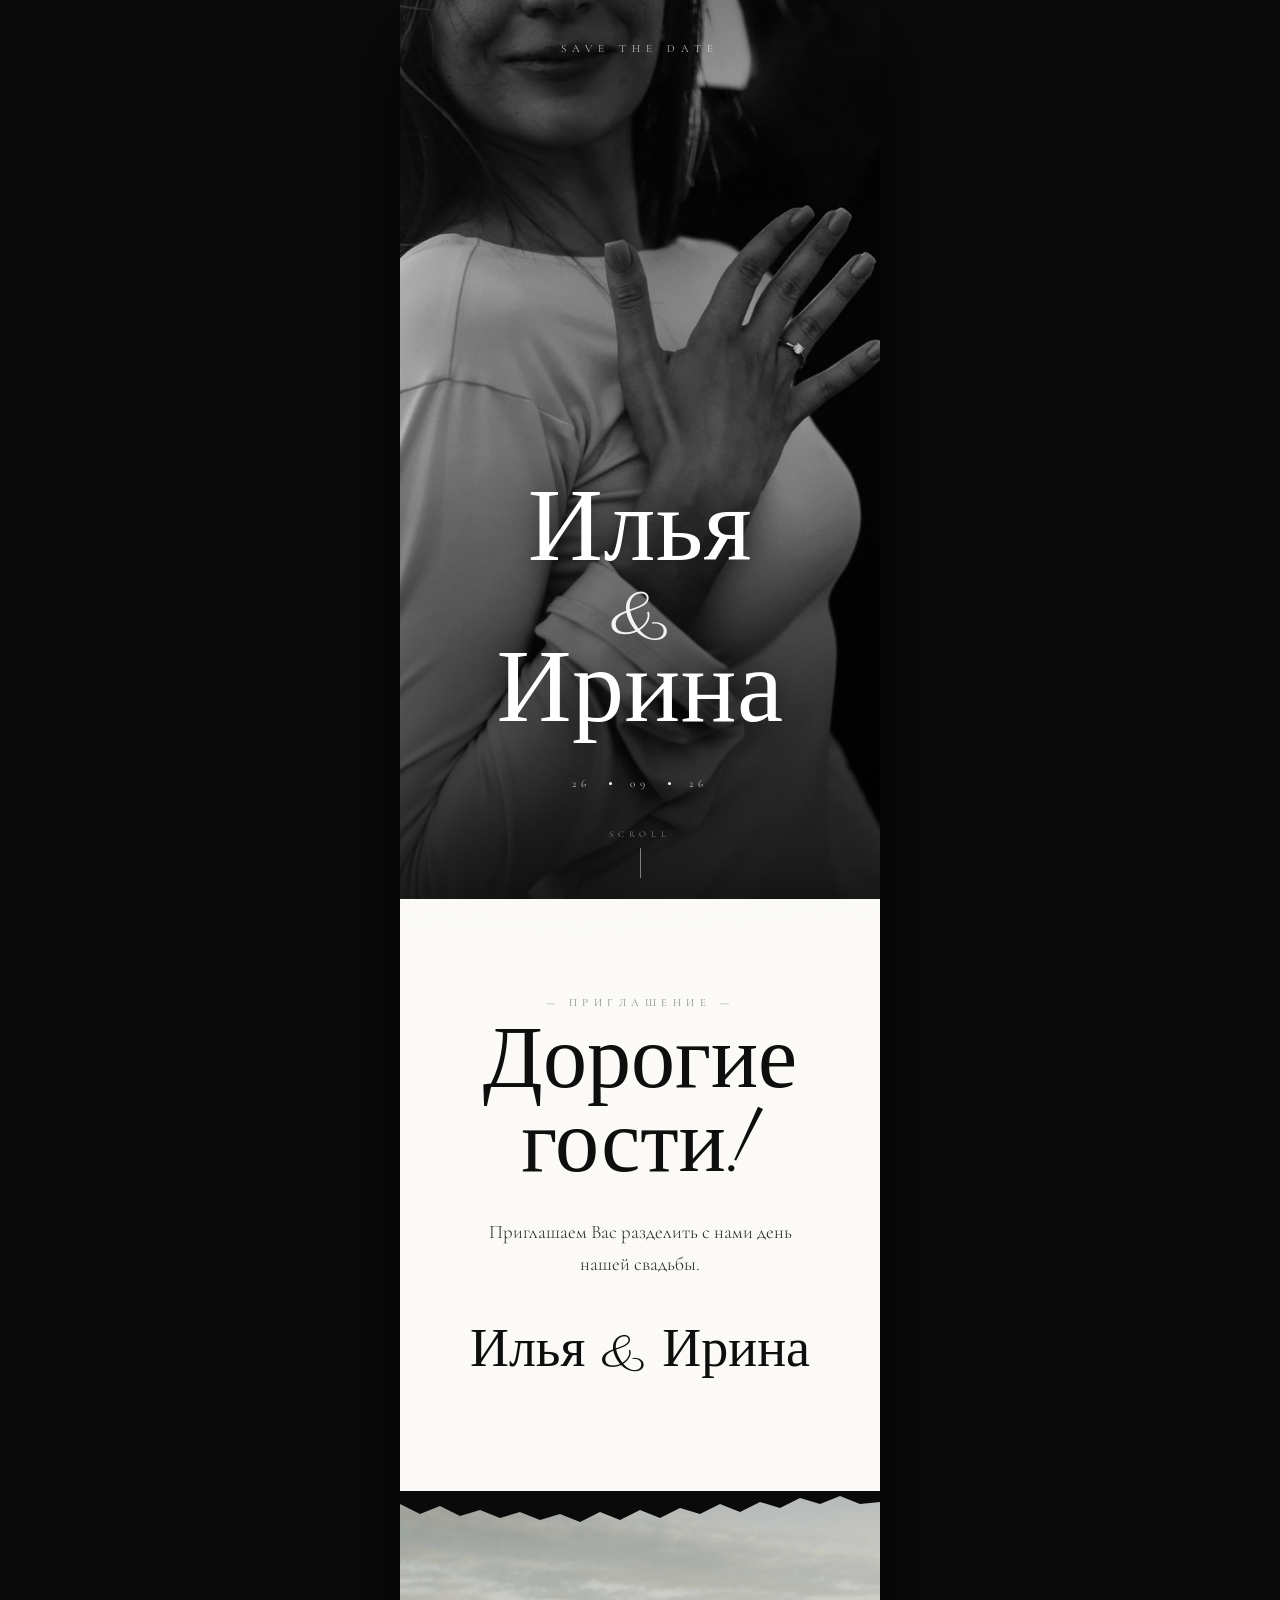
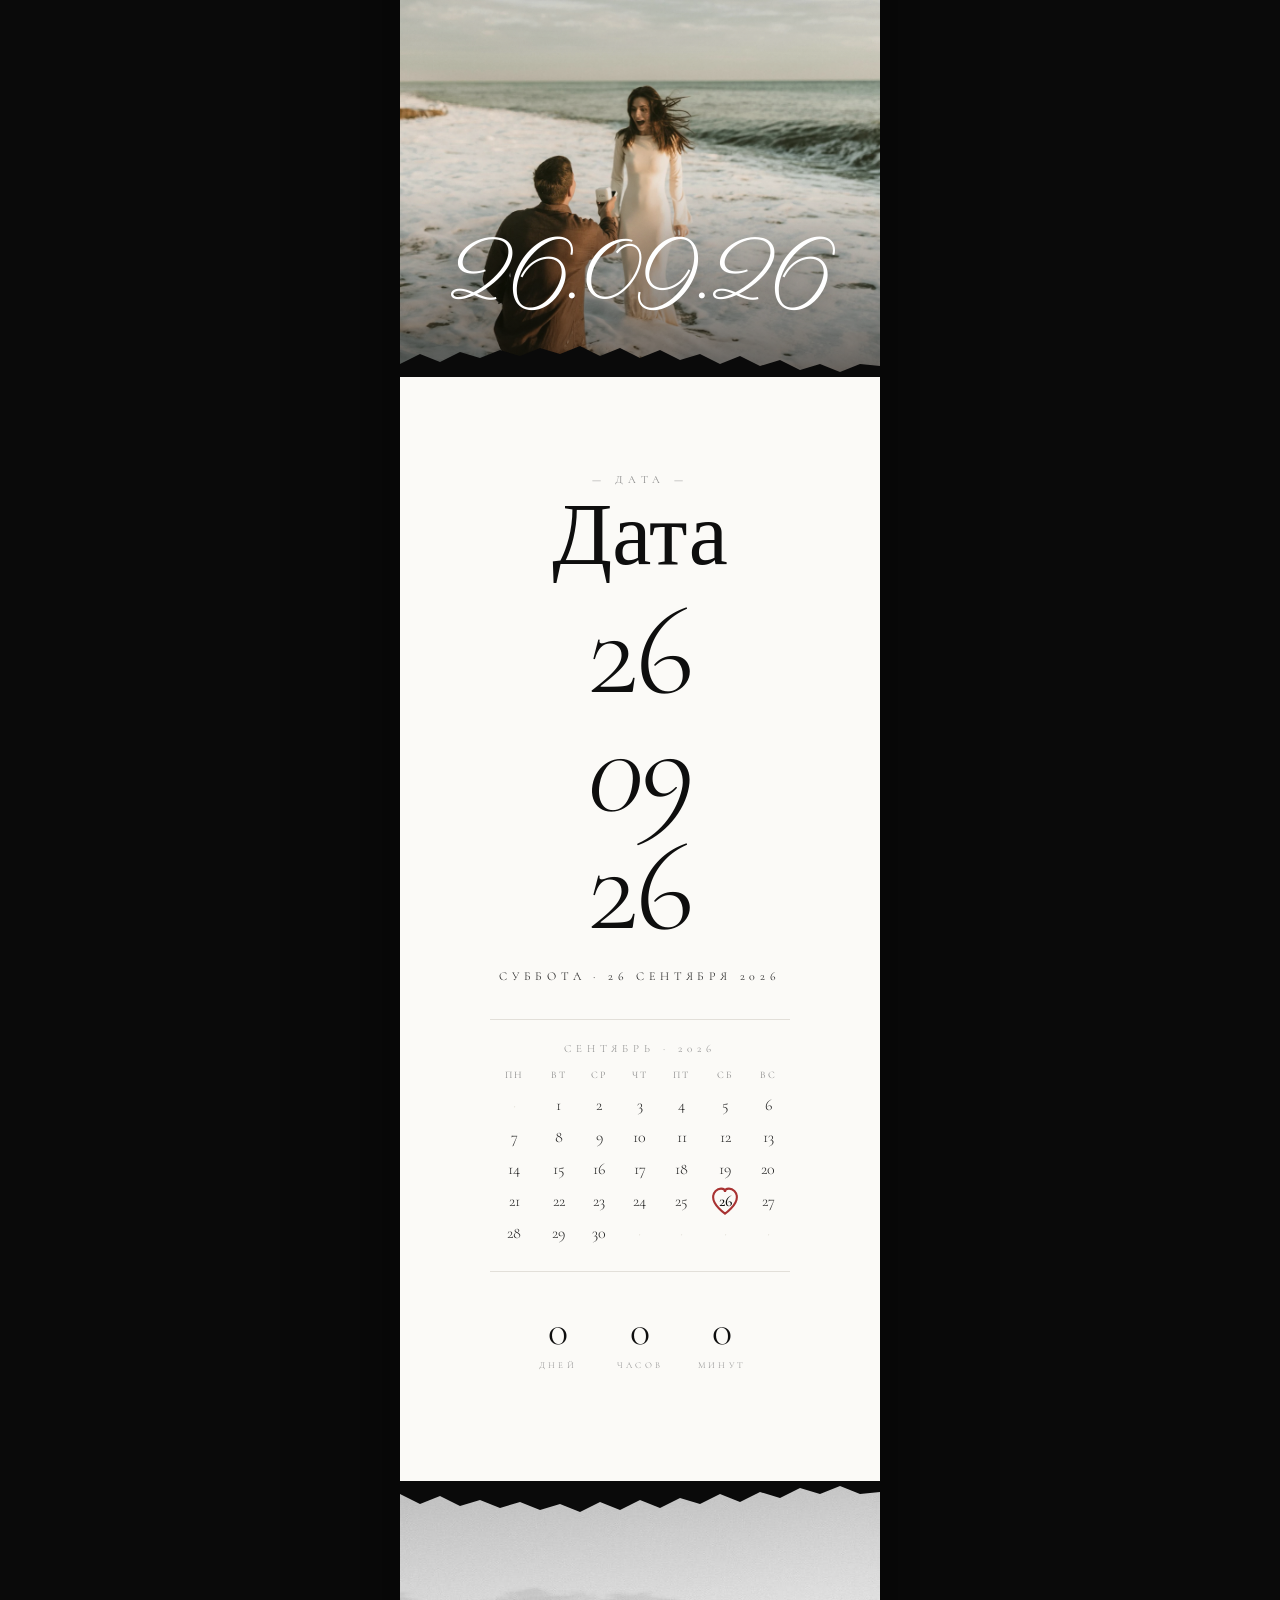
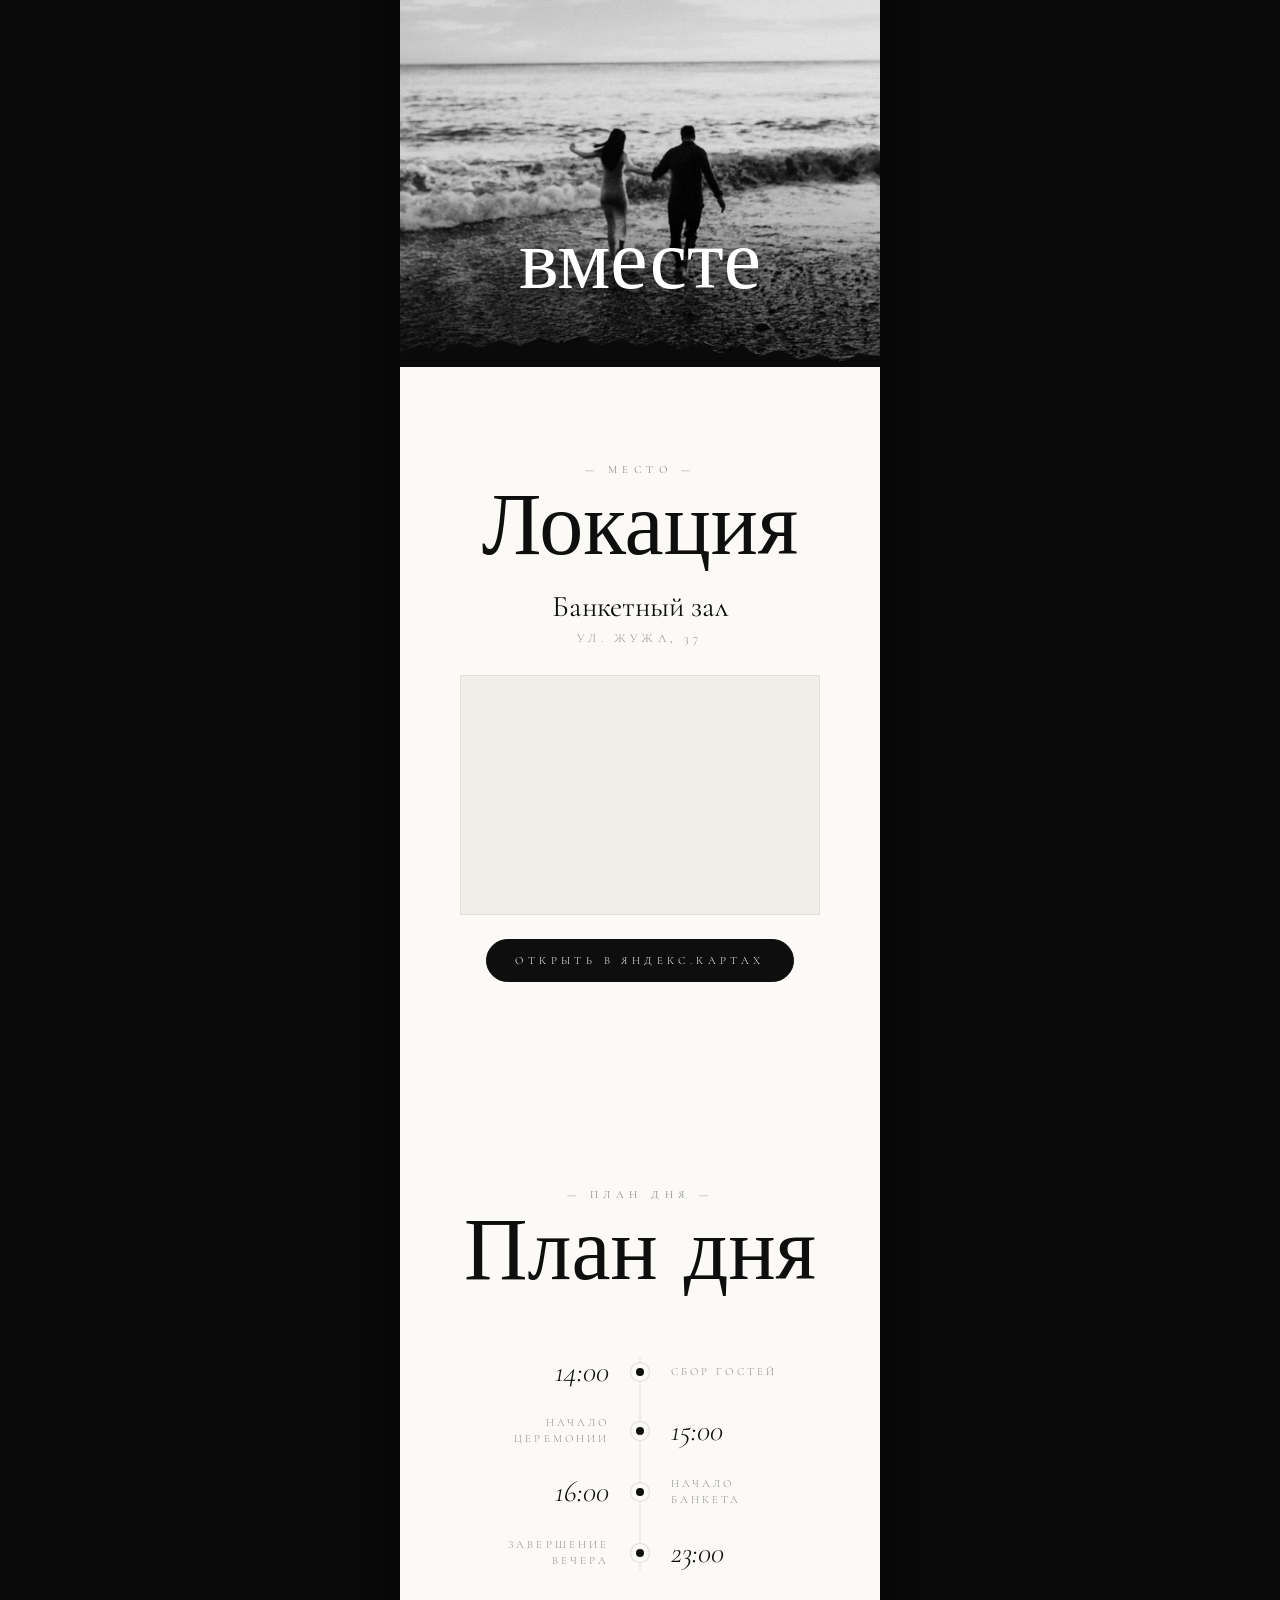
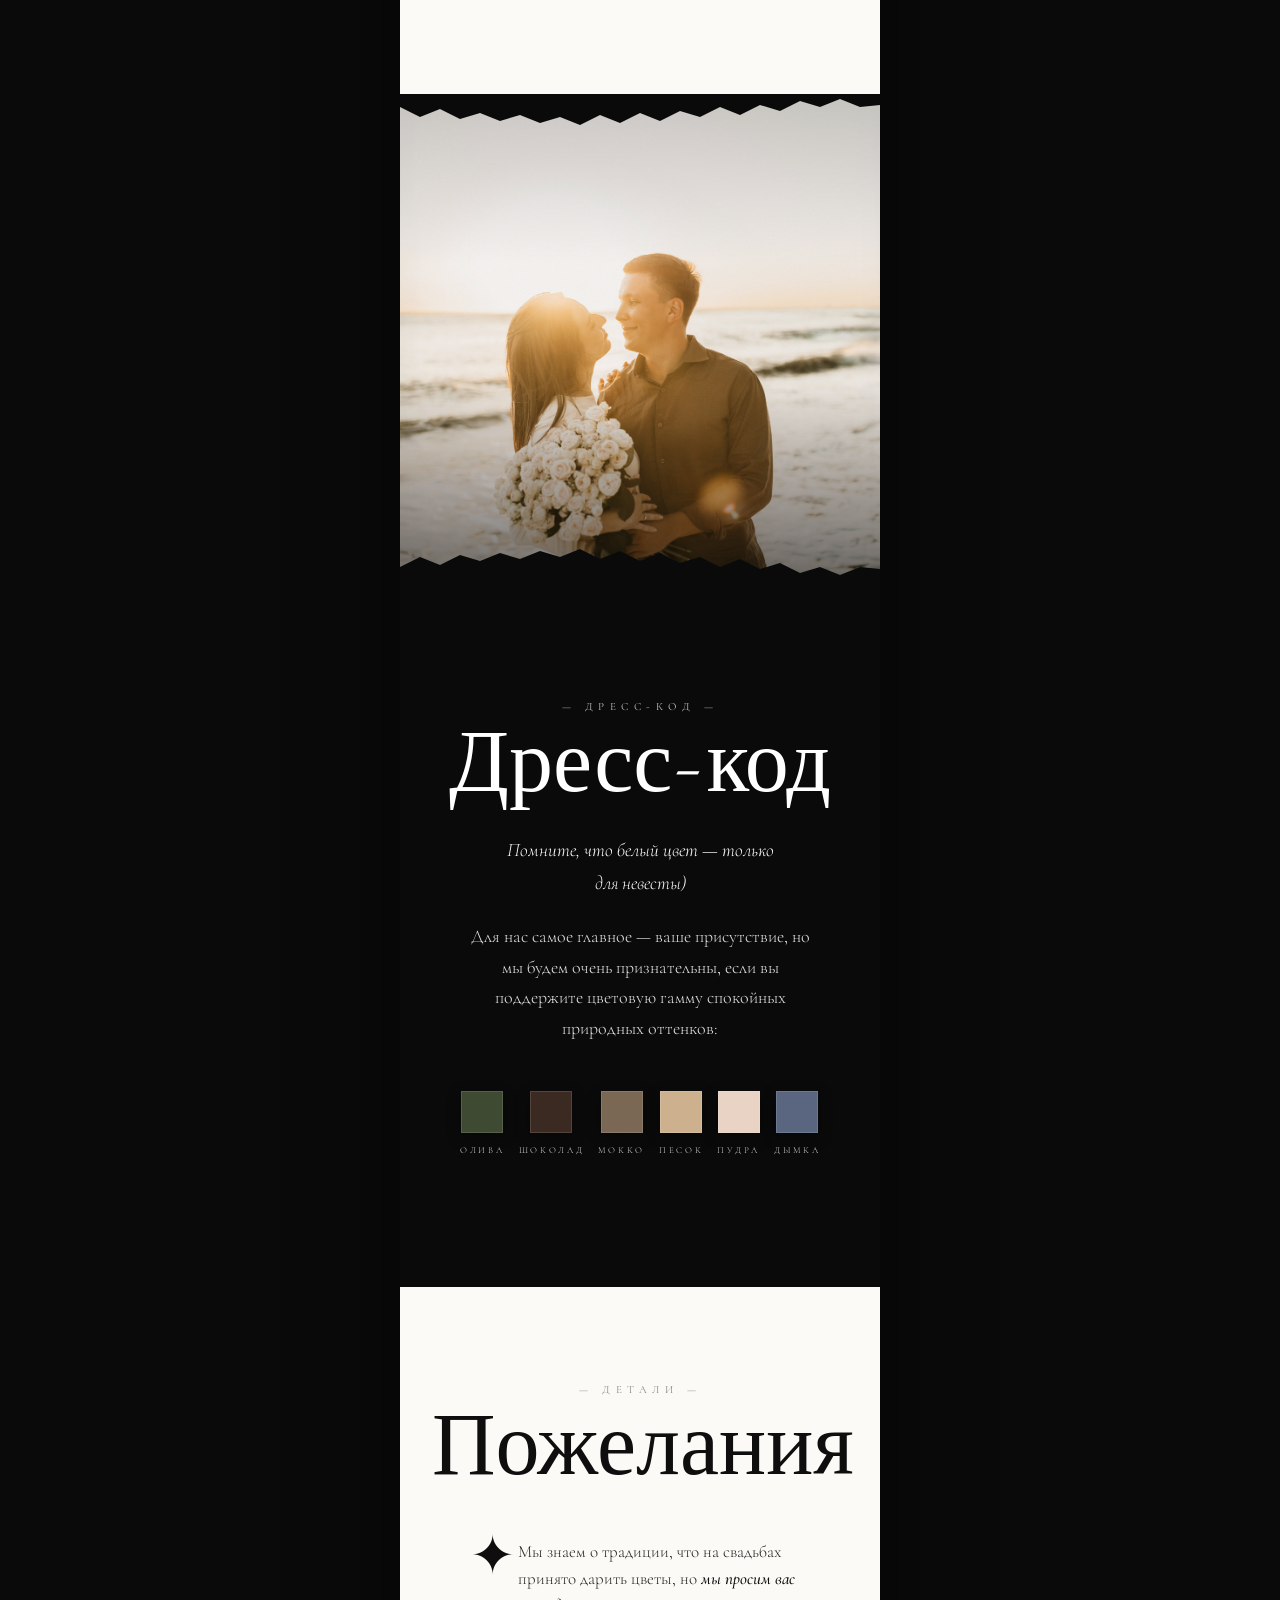
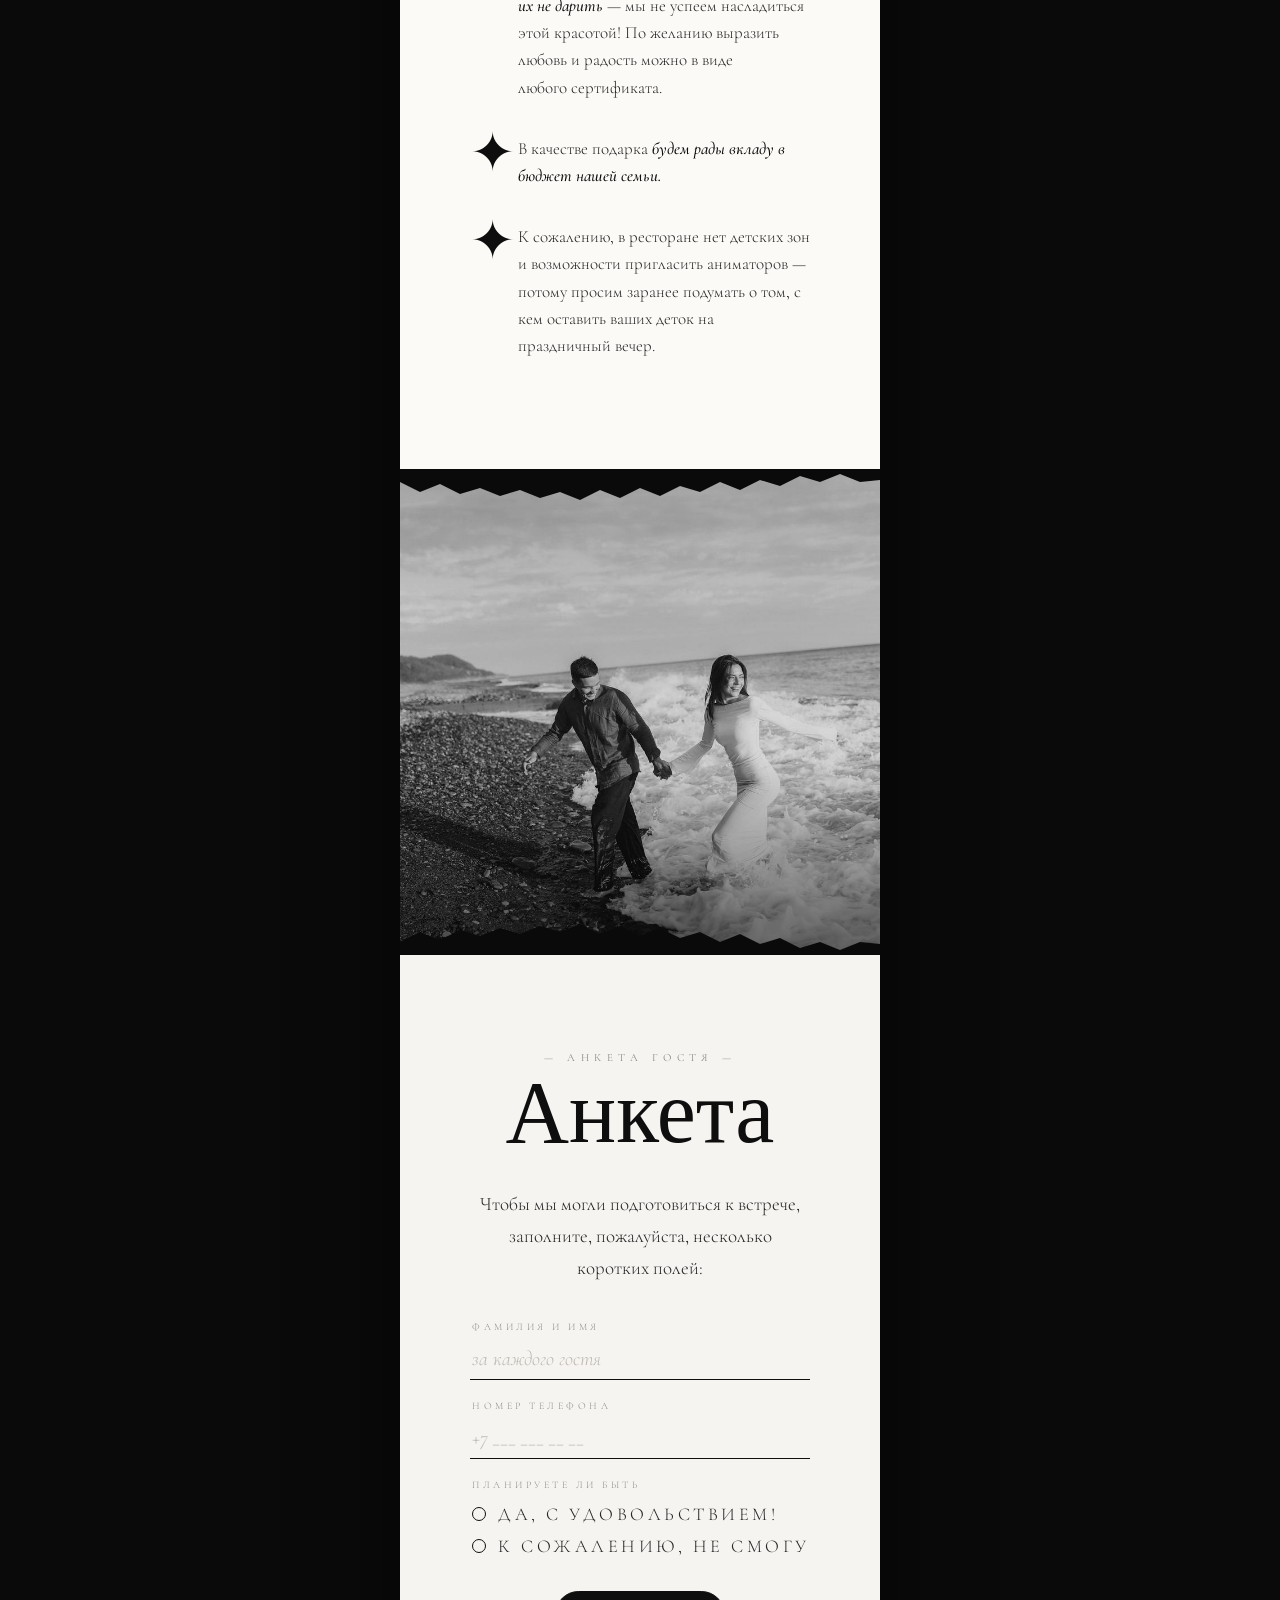
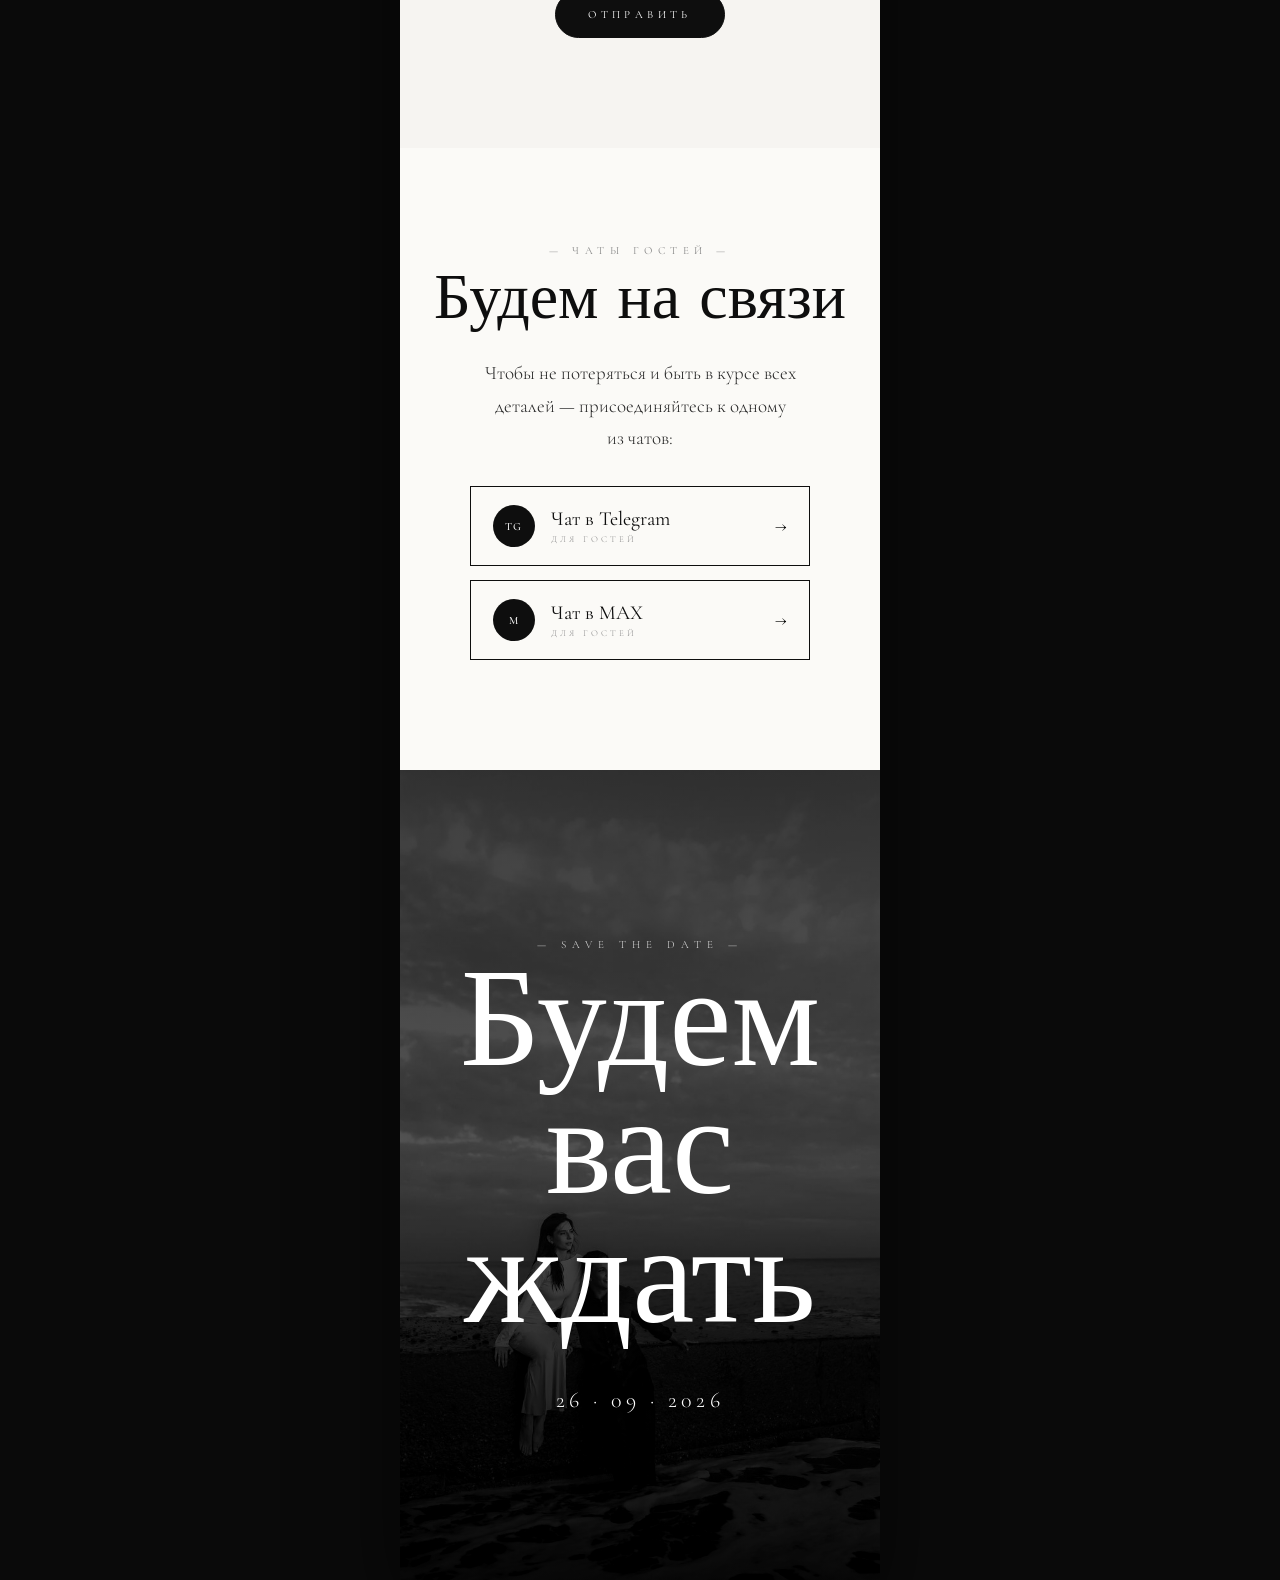
<file: init.html>
<!doctype html>
<html lang="ru">
<head>
<meta charset="utf-8" />
<meta name="viewport" content="width=device-width,initial-scale=1,maximum-scale=1,viewport-fit=cover" />
<title>Илья и Ирина · 26.09.26</title>
<link rel="preconnect" href="https://fonts.googleapis.com">
<link rel="preconnect" href="https://fonts.gstatic.com" crossorigin>
<link href="https://fonts.googleapis.com/css2?family=Cormorant+Garamond:ital,wght@0,300;0,400;0,500;1,300&family=Cormorant:wght@300;400;500&family=Parisienne&family=Allura&family=Pinyon+Script&display=swap" rel="stylesheet">
<style>
:root{
  --bg:#fbfaf7;
  --paper:#f6f4f1;
  --ink:#0e0e0e;
  --ink-soft:#262626;
  --muted:#8a8a8a;
  --line:#e2dfd9;
  --dark:#0a0a0a;
  --script:'Parisienne','Allura','Pinyon Script',cursive;
  --serif:'Cormorant Garamond',serif;
}
*{box-sizing:border-box;margin:0;padding:0;-webkit-font-smoothing:antialiased}
html,body{background:#0a0a0a;color:var(--ink);font-family:var(--serif);font-weight:300}
body{display:flex;justify-content:center;min-height:100vh;overflow-x:hidden}
.site{width:100%;max-width:480px;background:var(--bg);box-shadow:0 30px 80px rgba(0,0,0,.6);overflow:hidden;position:relative}
section{position:relative;width:100%}
.eb{font-family:'Cormorant',serif;font-size:11px;letter-spacing:.5em;text-transform:uppercase;color:var(--muted);font-weight:400;display:block}
.eb.light{color:rgba(255,255,255,.75)}
.script{font-family:var(--script);font-weight:400;color:var(--ink);line-height:.95;font-size:88px}
.script.light{color:#fff}

/* torn paper */
.torn{position:absolute;left:0;right:0;height:32px;pointer-events:none;z-index:3;background-repeat:no-repeat;background-size:100% 100%}
.torn.t-top{top:-1px;background-image:url("data:image/svg+xml;utf8,<svg xmlns='http://www.w3.org/2000/svg' viewBox='0 0 480 32' preserveAspectRatio='none'><path d='M0 0 H480 V12 L460 14 L440 6 L420 14 L400 8 L380 18 L360 12 L340 22 L320 14 L300 24 L280 18 L260 28 L240 20 L220 30 L200 22 L180 32 L160 24 L140 30 L120 22 L100 28 L80 20 L60 26 L40 16 L20 24 L0 14 Z' fill='%23fbfaf7'/></svg>")}
.torn.t-bot{bottom:-1px;background-image:url("data:image/svg+xml;utf8,<svg xmlns='http://www.w3.org/2000/svg' viewBox='0 0 480 32' preserveAspectRatio='none'><path d='M0 32 H480 V20 L460 18 L440 26 L420 18 L400 24 L380 14 L360 20 L340 10 L320 18 L300 8 L280 14 L260 4 L240 12 L220 2 L200 10 L180 0 L160 8 L140 2 L120 10 L100 4 L80 12 L60 6 L40 16 L20 8 L0 18 Z' fill='%23fbfaf7'/></svg>")}
.torn.dark.t-top{background-image:url("data:image/svg+xml;utf8,<svg xmlns='http://www.w3.org/2000/svg' viewBox='0 0 480 32' preserveAspectRatio='none'><path d='M0 0 H480 V12 L460 14 L440 6 L420 14 L400 8 L380 18 L360 12 L340 22 L320 14 L300 24 L280 18 L260 28 L240 20 L220 30 L200 22 L180 32 L160 24 L140 30 L120 22 L100 28 L80 20 L60 26 L40 16 L20 24 L0 14 Z' fill='%230a0a0a'/></svg>")}
.torn.dark.t-bot{background-image:url("data:image/svg+xml;utf8,<svg xmlns='http://www.w3.org/2000/svg' viewBox='0 0 480 32' preserveAspectRatio='none'><path d='M0 32 H480 V20 L460 18 L440 26 L420 18 L400 24 L380 14 L360 20 L340 10 L320 18 L300 8 L280 14 L260 4 L240 12 L220 2 L200 10 L180 0 L160 8 L140 2 L120 10 L100 4 L80 12 L60 6 L40 16 L20 8 L0 18 Z' fill='%230a0a0a'/></svg>")}

/* HERO */
.hero{height:100svh;min-height:680px;background:#0a0a0a;color:#fff;overflow:hidden;display:flex;flex-direction:column;justify-content:flex-end;position:relative}
.hero .ph{position:absolute;inset:0;background:url('assets/photo-ring.jpg') center 30%/cover no-repeat;filter:grayscale(100%) contrast(1.04) brightness(.88)}
.hero .vignette{position:absolute;inset:0;background:linear-gradient(180deg,rgba(0,0,0,.4) 0%,rgba(0,0,0,0) 30%,rgba(0,0,0,0) 50%,rgba(0,0,0,.85) 100%)}
.hero .top{position:absolute;top:42px;left:0;right:0;text-align:center;z-index:2;font-family:'Cormorant',serif;font-size:11px;letter-spacing:.55em;color:rgba(255,255,255,.85);text-transform:uppercase}
.hero .names{position:relative;text-align:center;padding:0 28px 110px;z-index:2}
.hero .names h1{font-family:var(--script);font-weight:400;font-size:104px;line-height:.95;color:#fff;text-shadow:0 2px 30px rgba(0,0,0,.5);letter-spacing:.005em}
.hero .names h1 .row{display:block}
.hero .names h1 .amp{display:block;font-family:var(--script);font-size:72px;line-height:1;margin:-6px 0 -4px;opacity:.92}
.hero .names .meta{margin-top:30px;display:flex;justify-content:center;align-items:center;gap:18px;font-family:'Cormorant',serif;letter-spacing:.45em;font-size:11px;text-transform:uppercase;color:rgba(255,255,255,.85)}
.hero .names .meta .dot{width:3px;height:3px;background:#fff;border-radius:50%}
.scroll-hint{position:absolute;bottom:22px;left:0;right:0;text-align:center;font-family:'Cormorant',serif;font-size:9px;letter-spacing:.55em;color:rgba(255,255,255,.55);text-transform:uppercase;z-index:2}
.scroll-hint::after{content:"";display:block;width:1px;height:30px;background:rgba(255,255,255,.45);margin:8px auto 0;animation:drop 2.4s ease-in-out infinite}
@keyframes drop{0%,100%{transform:scaleY(.4);transform-origin:top;opacity:.3}50%{transform:scaleY(1);opacity:.9}}

/* generic light card */
.sec{padding:96px 32px 110px;background:var(--bg);text-align:center;position:relative}
.sec .eb{margin-bottom:16px}
.sec .script{margin-bottom:8px}
.sec p{margin-top:24px;font-size:19px;line-height:1.7;color:var(--ink-soft);font-weight:300;max-width:340px;margin-left:auto;margin-right:auto;text-wrap:pretty}
.sec .sig{margin-top:46px;font-family:var(--script);font-size:54px;color:var(--ink);line-height:1}

/* photo strip */
.strip{height:54svh;min-height:380px;position:relative;overflow:hidden;background:#0a0a0a}
.strip .ph{position:absolute;inset:0;background-size:cover;background-position:center 30%;filter:grayscale(100%) contrast(1.05) brightness(.95)}
.strip.s-couple .ph{background-image:url('assets/photo-bouquet.jpg');background-position:center 55%;filter:grayscale(100%) contrast(1.06) brightness(.93)}
.strip.s-walking .ph{background-image:url('assets/photo-walking.jpg')}
.strip.s-stones .ph{background-image:url('assets/photo-stones.jpg')}
.strip.s-waves .ph{background-image:url('assets/photo-waves.jpg')}
.strip.s-sunset .ph{background-image:url('assets/photo-sunset.jpg');background-position:center 35%}
.strip.s-ring .ph{background-image:url('assets/photo-ring.jpg')}
.strip.s-bouquet .ph{background-image:url('assets/photo-bouquet.jpg');background-position:center 25%;filter:grayscale(15%) contrast(1.02) brightness(1)}
.strip.s-proposal .ph{background-image:url('assets/photo-proposal.jpg');background-position:center 60%;filter:grayscale(20%) contrast(1.02)}
.strip::after{content:"";position:absolute;inset:0;background:linear-gradient(180deg,rgba(0,0,0,.15) 0%,rgba(0,0,0,0) 35%,rgba(0,0,0,0) 60%,rgba(0,0,0,.55) 100%);pointer-events:none}
.strip .quote{position:absolute;inset:auto 0 0 0;padding:0 32px 56px;text-align:center;z-index:2}
.strip .quote .q{font-family:var(--script);font-size:84px;color:#fff;line-height:1;text-shadow:0 2px 24px rgba(0,0,0,.5)}

/* DATE */
.bigdate{display:flex;flex-direction:column;align-items:center;line-height:.92;margin:6px auto 0;font-family:var(--serif);font-weight:300;color:var(--ink)}
.bigdate .row{font-size:128px;letter-spacing:-.02em}
.bigdate .row.m{font-style:italic}
.dline{margin-top:22px;font-family:'Cormorant',serif;font-size:12px;letter-spacing:.4em;text-transform:uppercase;color:var(--ink)}
.cal{margin:36px auto 0;max-width:300px;border-top:1px solid var(--line);border-bottom:1px solid var(--line);padding:22px 0}
.cal .month{font-family:'Cormorant',serif;font-size:11px;letter-spacing:.45em;text-transform:uppercase;color:var(--muted);margin-bottom:14px}
.cal table{width:100%;border-collapse:collapse}
.cal th{font-family:'Cormorant',serif;font-size:10px;letter-spacing:.2em;text-transform:uppercase;color:var(--muted);font-weight:400;padding-bottom:8px}
.cal td{font-family:var(--serif);font-size:16px;padding:6px 0;color:var(--ink-soft);text-align:center;position:relative}
.cal td.dim{color:var(--line)}
.cal td.special{color:var(--ink);font-weight:500;z-index:2}
.cal td.special::before{content:"";position:absolute;inset:50% 50%;width:32px;height:30px;transform:translate(-50%,-50%);background:url("data:image/svg+xml;utf8,<svg xmlns='http://www.w3.org/2000/svg' viewBox='0 0 24 22' fill='none' stroke='%23a83232' stroke-width='1.6'><path d='M12 21s-9-6.2-9-12.5C3 4.5 6 2 9 2c1.7 0 3 .9 3 2.5C12 2.9 13.3 2 15 2c3 0 6 2.5 6 6.5C21 14.8 12 21 12 21z'/></svg>") center/contain no-repeat;z-index:-1}
.countdown{margin-top:38px;display:flex;justify-content:center;gap:22px}
.countdown .b{min-width:60px}
.countdown .b .n{font-family:var(--serif);font-weight:300;font-size:42px;line-height:1;color:var(--ink)}
.countdown .b .l{font-family:'Cormorant',serif;font-size:9px;letter-spacing:.35em;text-transform:uppercase;color:var(--muted);margin-top:8px}

/* LOCATION */
.location .name{margin-top:14px;font-family:var(--serif);font-size:30px;color:var(--ink);font-weight:400;line-height:1.2}
.location .addr{margin-top:6px;font-family:'Cormorant',serif;font-size:12px;letter-spacing:.35em;text-transform:uppercase;color:var(--muted)}
.location .map{margin:30px auto 0;width:100%;max-width:360px;height:240px;border:1px solid var(--line);overflow:hidden;background:#f0eee9}
.location .map iframe{width:100%;height:100%;border:0;filter:grayscale(1) contrast(.95)}
.btn{display:inline-block;margin-top:24px;font-family:'Cormorant',serif;font-size:11px;letter-spacing:.4em;text-transform:uppercase;color:var(--ink);text-decoration:none;border:1px solid var(--ink);border-radius:999px;padding:14px 28px;transition:all .25s ease;cursor:pointer;background:transparent}
.btn:hover{background:var(--ink);color:#fff}
.btn.dark{background:var(--ink);color:#fff}
.btn.dark:hover{background:transparent;color:var(--ink)}

/* TIMELINE */
.tl{margin:42px auto 0;max-width:340px;position:relative}
.tl::before{content:"";position:absolute;left:50%;top:14px;bottom:14px;width:1px;background:var(--line);transform:translateX(-50%)}
.tl-item{display:grid;grid-template-columns:1fr 18px 1fr;column-gap:22px;align-items:center;padding:14px 0}
.tl-item .time{font-family:var(--serif);font-size:30px;color:var(--ink);font-style:italic;font-weight:300;white-space:nowrap;line-height:1}
.tl-item .desc{font-family:'Cormorant',serif;font-size:11px;color:var(--muted);line-height:1.5;letter-spacing:.28em;text-transform:uppercase}
.tl-item .dot{width:8px;height:8px;border-radius:50%;background:var(--ink);box-shadow:0 0 0 5px var(--bg),0 0 0 6px var(--line);justify-self:center;z-index:1}
.tl-item:nth-child(odd) .time{grid-column:1;justify-self:end;text-align:right}
.tl-item:nth-child(odd) .desc{grid-column:3;justify-self:start;text-align:left}
.tl-item:nth-child(even) .desc{grid-column:1;justify-self:end;text-align:right}
.tl-item:nth-child(even) .time{grid-column:3;justify-self:start;text-align:left}

/* DRESS CODE — square swatches grouped by color family */
.dress{padding:120px 32px 130px;background:#0a0a0a;color:#fff;text-align:center;position:relative}
.dress .eb{margin-bottom:16px}
.dress p{margin-top:22px;font-size:18px;line-height:1.7;color:rgba(255,255,255,.88);max-width:340px;margin-left:auto;margin-right:auto;font-weight:300;text-wrap:pretty}
.dress p.lead{font-style:italic;color:#fff;font-size:19px}
.groups{margin:48px auto 0;display:grid;grid-template-columns:repeat(6,1fr);gap:14px;max-width:360px;justify-items:center}
.group{display:flex;flex-direction:column;align-items:center;gap:12px}
.glabel{font-family:'Cormorant',serif;font-size:9px;letter-spacing:.3em;text-transform:uppercase;color:rgba(255,255,255,.85);text-align:center;line-height:1.3}
.sq{width:42px;height:42px;border:1px solid rgba(255,255,255,.12);box-shadow:0 4px 14px rgba(0,0,0,.35)}
.g-1 .sq{background:#3f4a32}
.g-2 .sq{background:#3b2a22}
.g-3 .sq{background:#7a6754}
.g-4 .sq{background:#cdb18e}
.g-5 .sq{background:#e9d3c4}
.g-6 .sq{background:#5a6680}

/* DETAILS */
.details-list{margin:42px auto 0;max-width:340px;display:flex;flex-direction:column;gap:34px;text-align:left}
.detail{display:grid;grid-template-columns:34px 1fr;column-gap:14px;align-items:start}
.detail .star{font-family:var(--script);font-size:54px;color:var(--ink);line-height:.5;padding-top:10px}
.detail p{margin:0;font-family:var(--serif);font-size:17px;line-height:1.6;color:var(--ink-soft);font-weight:300;text-wrap:pretty}
.detail p strong{font-style:italic;font-weight:500;color:var(--ink)}

/* GUEST FORM */
.guest{background:var(--paper)}
.form{margin:36px auto 0;max-width:340px;display:flex;flex-direction:column;gap:20px;text-align:left}
.field{display:flex;flex-direction:column;gap:6px}
.field label{font-family:'Cormorant',serif;font-size:10px;letter-spacing:.35em;text-transform:uppercase;color:var(--muted);padding-left:2px}
.field input{font-family:var(--serif);font-size:20px;color:var(--ink);background:transparent;border:0;border-bottom:1px solid var(--ink);padding:8px 2px;outline:0;font-weight:300}
.field input:focus{background:rgba(0,0,0,.02)}
.field input::placeholder{color:#bcb8b0;font-style:italic}
.choices{display:flex;flex-direction:column;gap:10px;margin-top:6px}
.choice{display:flex;align-items:center;gap:12px;cursor:pointer}
.choice input{display:none}
.choice .cdot{width:14px;height:14px;border:1px solid var(--ink);border-radius:50%;flex:none;position:relative}
.choice input:checked + .cdot::after{content:"";position:absolute;inset:3px;background:var(--ink);border-radius:50%}
.choice .lbl{font-family:var(--serif);font-size:18px;color:var(--ink-soft);font-weight:300}
.submit-btn{margin:14px auto 0;align-self:center;font-family:'Cormorant',serif;font-size:11px;letter-spacing:.4em;text-transform:uppercase;color:#fff;background:var(--ink);border:1px solid var(--ink);border-radius:999px;padding:16px 32px;cursor:pointer;transition:all .25s}
.submit-btn:hover{background:transparent;color:var(--ink)}
.thanks{display:none;margin-top:30px;font-family:var(--script);font-size:60px;color:var(--ink);line-height:1;text-align:center}
.form.sent .thanks{display:block}
.form.sent .field, .form.sent .choices, .form.sent .submit-btn{display:none}

/* CHATS */
.chats-title{font-size:64px;white-space:nowrap}
@media (max-width:380px){.chats-title{font-size:54px}}
.chats .chat-row{margin-top:32px;display:flex;flex-direction:column;gap:14px;max-width:340px;margin-left:auto;margin-right:auto}
.chat-card{display:flex;align-items:center;gap:16px;padding:18px 22px;border:1px solid var(--ink);background:transparent;text-decoration:none;color:var(--ink);transition:all .25s}
.chat-card:hover{background:var(--ink);color:#fff}
.chat-card:hover .ic{background:#fff;color:var(--ink)}
.chat-card .ic{flex:none;width:42px;height:42px;border-radius:50%;background:var(--ink);color:#fff;display:flex;align-items:center;justify-content:center;font-family:'Cormorant',serif;font-size:11px;letter-spacing:.1em;font-weight:500;transition:all .25s}
.chat-card .tx{text-align:left;flex:1}
.chat-card .tx .t1{font-family:var(--serif);font-size:20px;line-height:1.1;font-weight:400}
.chat-card .tx .t2{font-family:'Cormorant',serif;font-size:9px;letter-spacing:.35em;text-transform:uppercase;color:var(--muted);margin-top:4px}
.chat-card:hover .tx .t2{color:rgba(255,255,255,.7)}
.chat-card .arr{font-family:'Cormorant',serif;font-size:18px}

/* FINAL */
.final{position:relative;height:90svh;min-height:560px;background:#0a0a0a;color:#fff;overflow:hidden;display:flex;align-items:center;justify-content:center;text-align:center}
.final .bg{position:absolute;inset:0;background:url('assets/photo-walking.jpg') center 54%/cover no-repeat;filter:grayscale(100%) brightness(.55) contrast(1.1)}
.final .bg::after{content:"";position:absolute;inset:0;background:linear-gradient(180deg,rgba(10,10,10,.45) 0%,rgba(10,10,10,.25) 50%,rgba(10,10,10,.85) 100%)}
.final .inner{position:relative;padding:0 36px;z-index:2}
.final .small{font-family:'Cormorant',serif;font-size:11px;letter-spacing:.55em;text-transform:uppercase;color:rgba(255,255,255,.85)}
.final h2{margin-top:18px;font-family:var(--script);font-weight:400;font-size:140px;line-height:.92;color:#fff}
.final h2 .big{display:block}
@media (max-width:380px){.final h2{font-size:112px}}
.final .stamp{margin-top:32px;font-family:'Cormorant',serif;font-size:11px;letter-spacing:.55em;color:rgba(255,255,255,.85);text-transform:uppercase}
.final .stamp .y{font-family:var(--serif);font-size:22px;letter-spacing:.2em;display:block;margin-top:10px;color:#fff}
.final .heart{margin-top:30px;font-family:var(--script);font-size:68px;color:#fff;line-height:1}

/* reveal animations */
.reveal{opacity:0;transform:translateY(28px);transition:opacity 1.1s cubic-bezier(.2,.65,.25,1),transform 1.1s cubic-bezier(.2,.65,.25,1)}
.reveal.in{opacity:1;transform:none}
.reveal-zoom{opacity:0;transform:scale(.94);transition:opacity 1.3s cubic-bezier(.2,.65,.25,1),transform 1.3s cubic-bezier(.2,.65,.25,1)}
.reveal-zoom.in{opacity:1;transform:none}
.reveal-script{opacity:0;transform:translateY(20px) scale(.96);transition:opacity 1.4s cubic-bezier(.2,.65,.25,1),transform 1.4s cubic-bezier(.2,.65,.25,1)}
.reveal-script.in{opacity:1;transform:none}
.stagger > *{opacity:0;transform:translateY(18px);transition:opacity .9s ease,transform .9s ease}
.stagger.in > *{opacity:1;transform:none}
.stagger.in > *:nth-child(1){transition-delay:.05s}
.stagger.in > *:nth-child(2){transition-delay:.16s}
.stagger.in > *:nth-child(3){transition-delay:.27s}
.stagger.in > *:nth-child(4){transition-delay:.38s}
.stagger.in > *:nth-child(5){transition-delay:.49s}
.stagger.in > *:nth-child(6){transition-delay:.60s}
.kenburns{animation:kb 18s ease-in-out infinite alternate}
@keyframes kb{0%{transform:scale(1)}100%{transform:scale(1.08)}}

@media (max-width:380px){
  .hero .names h1{font-size:88px}
  .hero .names h1 .amp{font-size:60px}
  .script{font-size:74px}
  .bigdate .row{font-size:104px}
  .final h2{font-size:90px}
  .final h2 .amp{font-size:56px}
  .strip .quote .q{font-size:68px}
}
</style>
</head>
<body>

<main class="site">

  <section id="hero" class="hero">
    <div class="ph kenburns"></div>
    <div class="vignette"></div>
    <div class="top">save the date</div>
    <div class="names">
      <h1 class="reveal-script">
        <span class="row">Илья</span>
        <span class="amp">&amp;</span>
        <span class="row">Ирина</span>
      </h1>
      <div class="meta reveal"><span>26</span><span class="dot"></span><span>09</span><span class="dot"></span><span>26</span></div>
    </div>
    <div class="scroll-hint">scroll</div>
  </section>

  <section class="sec invite">
    <div class="torn t-top"></div>
    <span class="eb reveal">— приглашение —</span>
    <h2 class="script reveal-script">Дорогие<br>гости!</h2>
    <p class="reveal">Приглашаем Вас разделить с нами день нашей свадьбы.</p>
    <div class="sig reveal-script">Илья &amp; Ирина</div>
  </section>

  <section class="strip s-proposal">
    <div class="torn dark t-top"></div>
    <div class="ph kenburns"></div>
    <div class="quote"><div class="q reveal-script">26.09.26</div></div>
    <div class="torn dark t-bot"></div>
  </section>

  <section class="sec date">
    <span class="eb reveal">— дата —</span>
    <div class="script reveal-script">Дата</div>
    <div class="bigdate reveal-zoom">
      <div class="row">26</div>
      <div class="row m">09</div>
      <div class="row">26</div>
    </div>
    <div class="dline reveal">Суббота · 26 сентября 2026</div>
    <div class="cal reveal">
      <div class="month">Сентябрь · 2026</div>
      <table>
        <thead><tr><th>пн</th><th>вт</th><th>ср</th><th>чт</th><th>пт</th><th>сб</th><th>вс</th></tr></thead>
        <tbody id="cal-body"></tbody>
      </table>
    </div>
    <div class="countdown stagger">
      <div class="b"><div class="n" id="cd-d">—</div><div class="l">дней</div></div>
      <div class="b"><div class="n" id="cd-h">—</div><div class="l">часов</div></div>
      <div class="b"><div class="n" id="cd-m">—</div><div class="l">минут</div></div>
    </div>
  </section>

  <section class="strip s-stones">
    <div class="torn dark t-top"></div>
    <div class="ph kenburns"></div>
    <div class="quote"><div class="q reveal-script">вместе</div></div>
    <div class="torn dark t-bot"></div>
  </section>

  <section class="sec location">
    <span class="eb reveal">— место —</span>
    <div class="script reveal-script">Локация</div>
    <div class="name reveal">Банкетный зал</div>
    <div class="addr reveal">ул. Жужа, 37</div>
    <div class="map reveal-zoom">
      <iframe src="https://yandex.ru/map-widget/v1/?ll=37.6173%2C55.7558&z=12&pt=37.6173,55.7558,pm2rdm" loading="lazy" title="Карта"></iframe>
    </div>
    <a class="btn dark reveal" href="https://yandex.ru/maps/org/banketny_zal/230886081607?si=tgc01dzt7dgp8r6enmhf59tt78" target="_blank" rel="noopener">Открыть в Яндекс.Картах</a>
  </section>

  <section class="sec timeline">
    <span class="eb reveal">— план дня —</span>
    <div class="script reveal-script">План дня</div>
    <div class="tl stagger">
      <div class="tl-item"><div class="time">14:00</div><div class="dot"></div><div class="desc">сбор гостей</div></div>
      <div class="tl-item"><div class="desc">начало<br>церемонии</div><div class="dot"></div><div class="time">15:00</div></div>
      <div class="tl-item"><div class="time">16:00</div><div class="dot"></div><div class="desc">начало<br>банкета</div></div>
      <div class="tl-item"><div class="desc">завершение<br>вечера</div><div class="dot"></div><div class="time">23:00</div></div>
    </div>
  </section>

  <section class="strip s-bouquet">
    <div class="torn dark t-top"></div>
    <div class="ph kenburns"></div>
    <div class="torn dark t-bot"></div>
  </section>

  <section class="dress">
    <span class="eb light reveal">— дресс-код —</span>
    <div class="script light reveal-script">Дресс-код</div>
    <p class="lead reveal">Помните, что белый цвет — только для невесты)</p>
    <p class="reveal">Для нас самое главное — ваше присутствие, но мы будем очень признательны, если вы поддержите цветовую гамму спокойных природных оттенков:</p>
    <div class="groups stagger">
      <div class="group g-1"><div class="sq"></div><div class="glabel">олива</div></div>
      <div class="group g-2"><div class="sq"></div><div class="glabel">шоколад</div></div>
      <div class="group g-3"><div class="sq"></div><div class="glabel">мокко</div></div>
      <div class="group g-4"><div class="sq"></div><div class="glabel">песок</div></div>
      <div class="group g-5"><div class="sq"></div><div class="glabel">пудра</div></div>
      <div class="group g-6"><div class="sq"></div><div class="glabel">дымка</div></div>
    </div>
  </section>

  <section class="sec details">
    <span class="eb reveal">— детали —</span>
    <div class="script reveal-script">Пожелания</div>
    <div class="details-list stagger">
      <div class="detail"><div class="star">✦</div><p>Мы знаем о традиции, что на свадьбах принято дарить цветы, но <strong>мы просим вас их не дарить</strong> — мы не успеем насладиться этой красотой! По желанию выразить любовь и радость можно в виде любого сертификата.</p></div>
      <div class="detail"><div class="star">✦</div><p>В качестве подарка <strong>будем рады вкладу в бюджет нашей семьи.</strong></p></div>
      <div class="detail"><div class="star">✦</div><p>К сожалению, в ресторане нет детских зон и возможности пригласить аниматоров — потому просим заранее подумать о том, с кем оставить ваших деток на праздничный вечер.</p></div>
    </div>
  </section>

  <section class="strip s-waves">
    <div class="torn dark t-top"></div>
    <div class="ph kenburns"></div>
    <div class="torn dark t-bot"></div>
  </section>

  <section class="sec guest">
    <span class="eb reveal">— анкета гостя —</span>
    <div class="script reveal-script">Анкета</div>
    <p class="reveal">Чтобы мы могли подготовиться к встрече, заполните, пожалуйста, несколько коротких полей:</p>
    <form class="form stagger" id="rsvp" onsubmit="event.preventDefault(); this.classList.add('sent')">
      <div class="field"><label>фамилия и имя</label><input type="text" name="name" placeholder="за каждого гостя" required></div>
      <div class="field"><label>номер телефона</label><input type="tel" name="phone" placeholder="+7 ___ ___ __ __" required></div>
      <div class="field">
        <label>планируете ли быть</label>
        <div class="choices">
          <label class="choice"><input type="radio" name="rsvp" value="yes" required><span class="cdot"></span><span class="lbl">Да, с удовольствием!</span></label>
          <label class="choice"><input type="radio" name="rsvp" value="no"><span class="cdot"></span><span class="lbl">К сожалению, не смогу</span></label>
        </div>
      </div>
      <button class="submit-btn" type="submit">отправить</button>
      <div class="thanks">Спасибо!<br>будем ждать вас</div>
    </form>
  </section>

  <section class="sec chats">
    <span class="eb reveal">— чаты гостей —</span>
    <div class="script chats-title reveal-script">Будем на связи</div>
    <p class="reveal">Чтобы не потеряться и быть в курсе всех деталей — присоединяйтесь к одному из чатов:</p>
    <div class="chat-row stagger">
      <a class="chat-card" href="https://t.me/+mLTwR2VHhq41YWVi" target="_blank" rel="noopener">
        <div class="ic">TG</div>
        <div class="tx"><div class="t1">Чат в Telegram</div><div class="t2">для гостей</div></div>
        <div class="arr">→</div>
      </a>
      <a class="chat-card" href="https://max.ru/join/hf5u0ECglZ_PjSqCRh9lUFANy6wX1g2Z8dMTVhksAc0" target="_blank" rel="noopener">
        <div class="ic">M</div>
        <div class="tx"><div class="t1">Чат в МАХ</div><div class="t2">для гостей</div></div>
        <div class="arr">→</div>
      </a>
    </div>
  </section>

  <section class="final">
    <div class="bg kenburns"></div>
    <div class="inner">
      <div class="small reveal">— save the date —</div>
      <h2 class="reveal-script"><span class="big">Будем<br>вас<br>ждать</span></h2>
      <div class="stamp reveal"><span class="y">26 · 09 · 2026</span></div>
    </div>
  </section>

</main>

<script>
(function(){
  const tbody = document.getElementById('cal-body');
  if(!tbody) return;
  const lead = 1, days = 30;
  const trail = (7 - ((lead + days) % 7)) % 7;
  const cells = lead + days + trail;
  let html = '';
  for(let i=0;i<cells;i+=7){
    html += '<tr>';
    for(let j=0;j<7;j++){
      const idx = i+j;
      const day = idx - lead + 1;
      if(day < 1 || day > days) html += '<td class="dim">·</td>';
      else if(day === 26) html += '<td class="special">'+day+'</td>';
      else html += '<td>'+day+'</td>';
    }
    html += '</tr>';
  }
  tbody.innerHTML = html;
})();

(function(){
  const target = new Date('2026-09-26T14:00:00+03:00').getTime();
  const dEl=document.getElementById('cd-d'), hEl=document.getElementById('cd-h'), mEl=document.getElementById('cd-m');
  function tick(){
    const diff = target - Date.now();
    if(diff <= 0){ dEl.textContent='0'; hEl.textContent='0'; mEl.textContent='0'; return; }
    dEl.textContent = Math.floor(diff/86400000);
    hEl.textContent = Math.floor(diff%86400000/3600000);
    mEl.textContent = Math.floor(diff%3600000/60000);
  }
  tick(); setInterval(tick, 30000);
})();

(function(){
  const sel = '.reveal, .reveal-zoom, .reveal-script, .stagger';
  const els = document.querySelectorAll(sel);
  const io = new IntersectionObserver((entries)=>{
    entries.forEach(e=>{
      if(e.isIntersecting){
        e.target.classList.add('in');
        io.unobserve(e.target);
      }
    });
  },{threshold:0.12, rootMargin:'0px 0px -6% 0px'});
  els.forEach(el=>io.observe(el));
})();
</script>

</body>
</html>
</file>
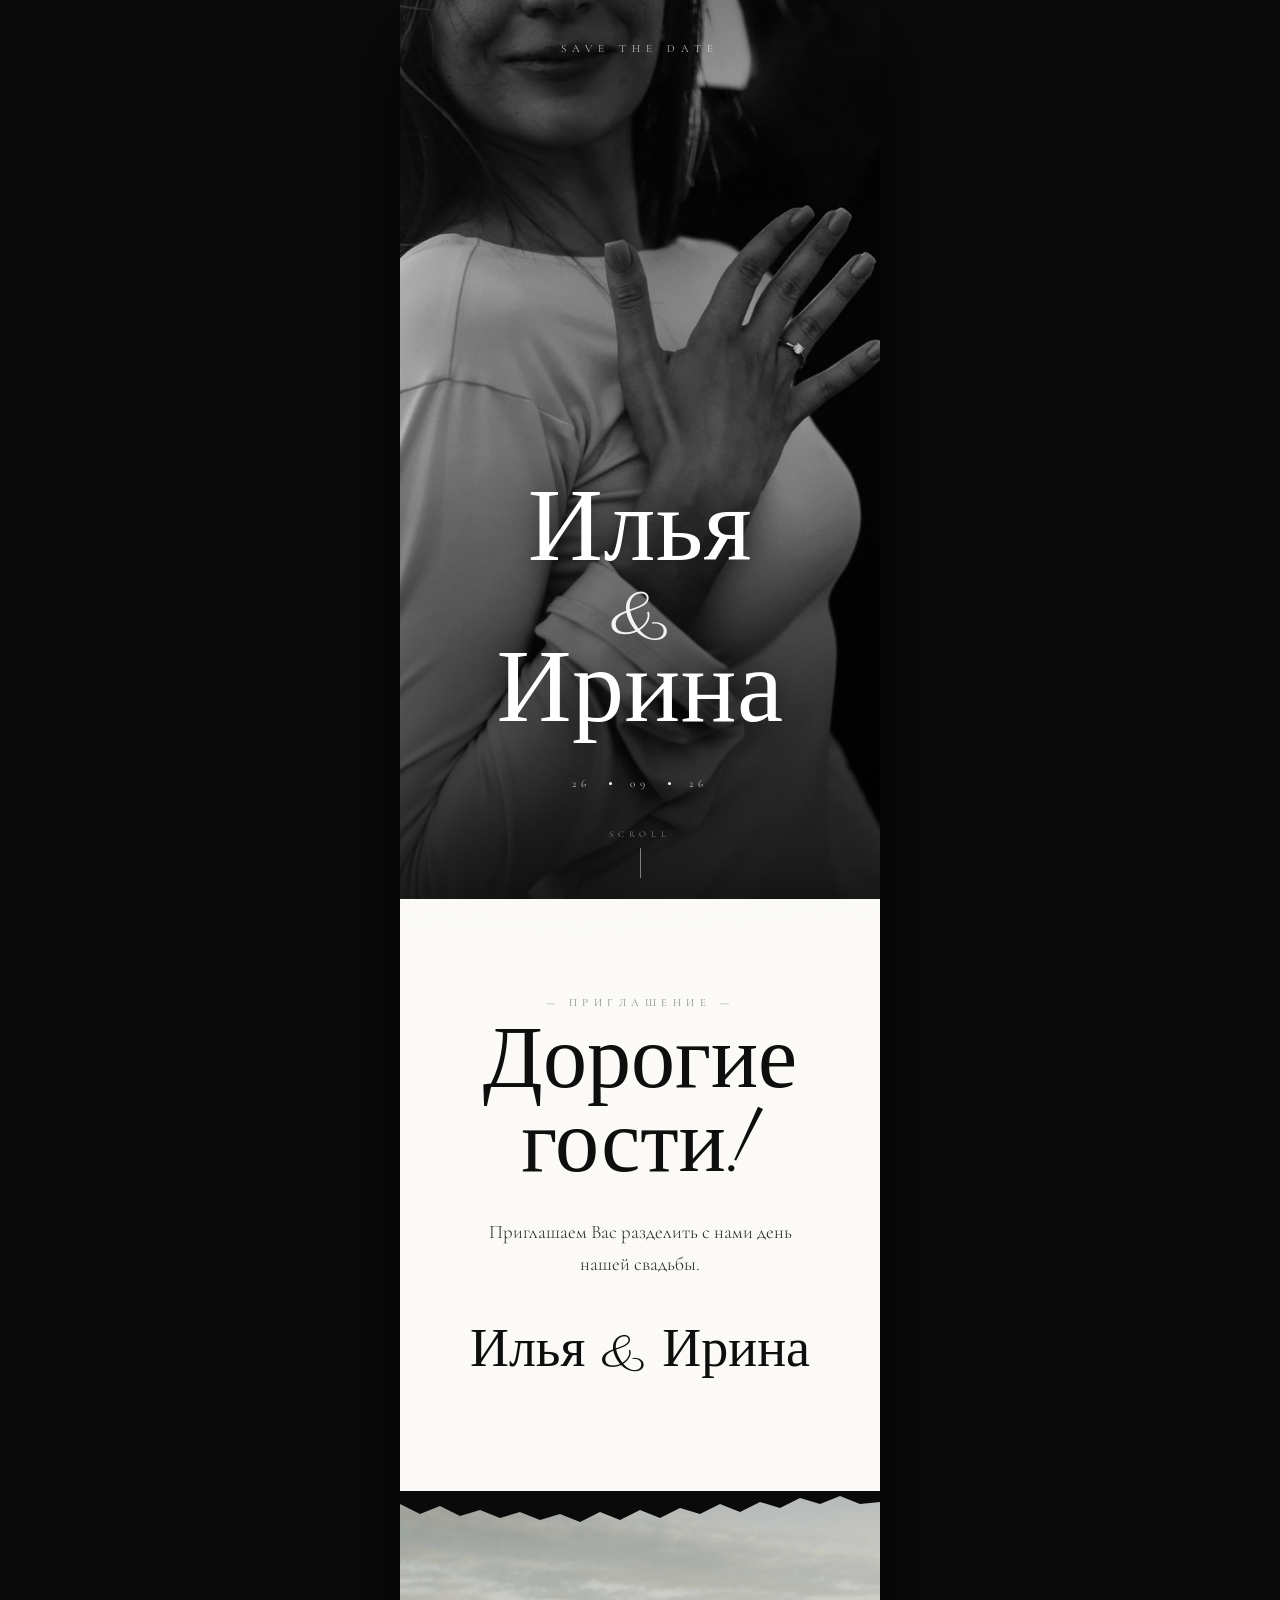
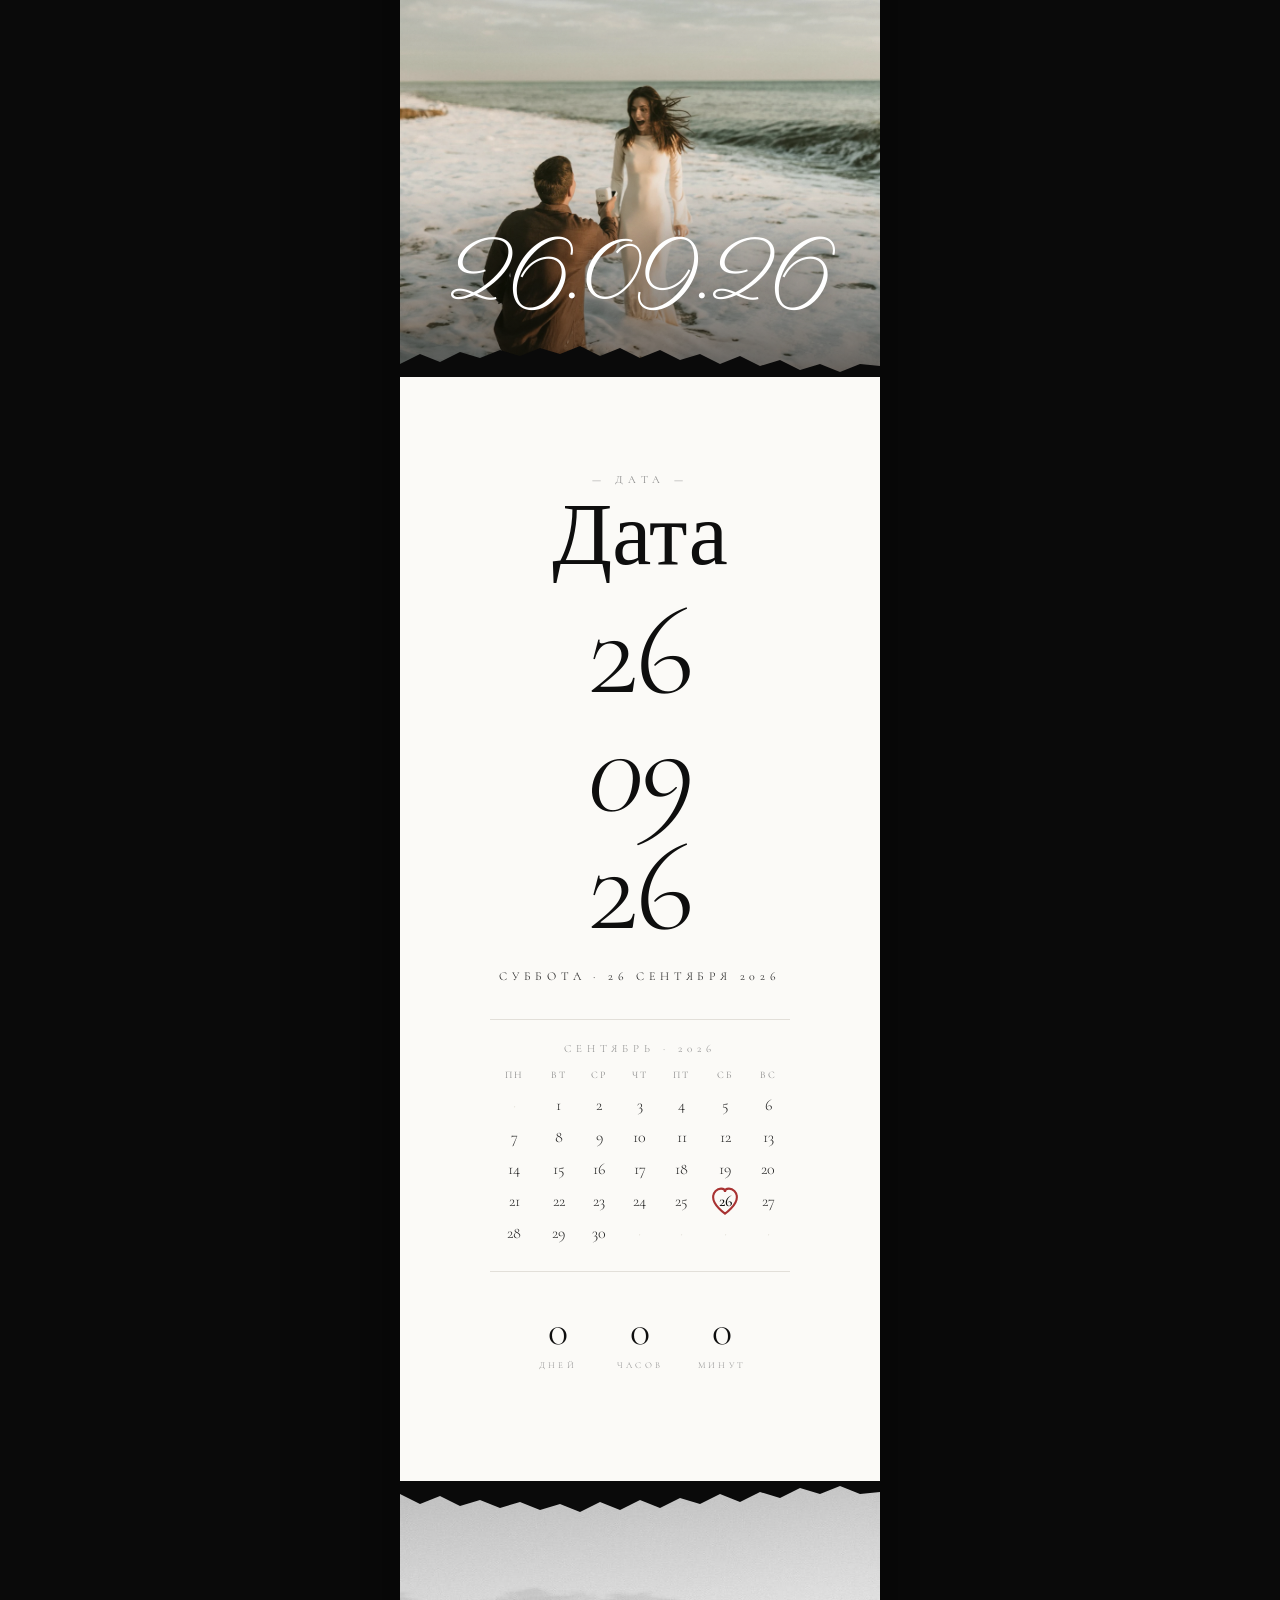
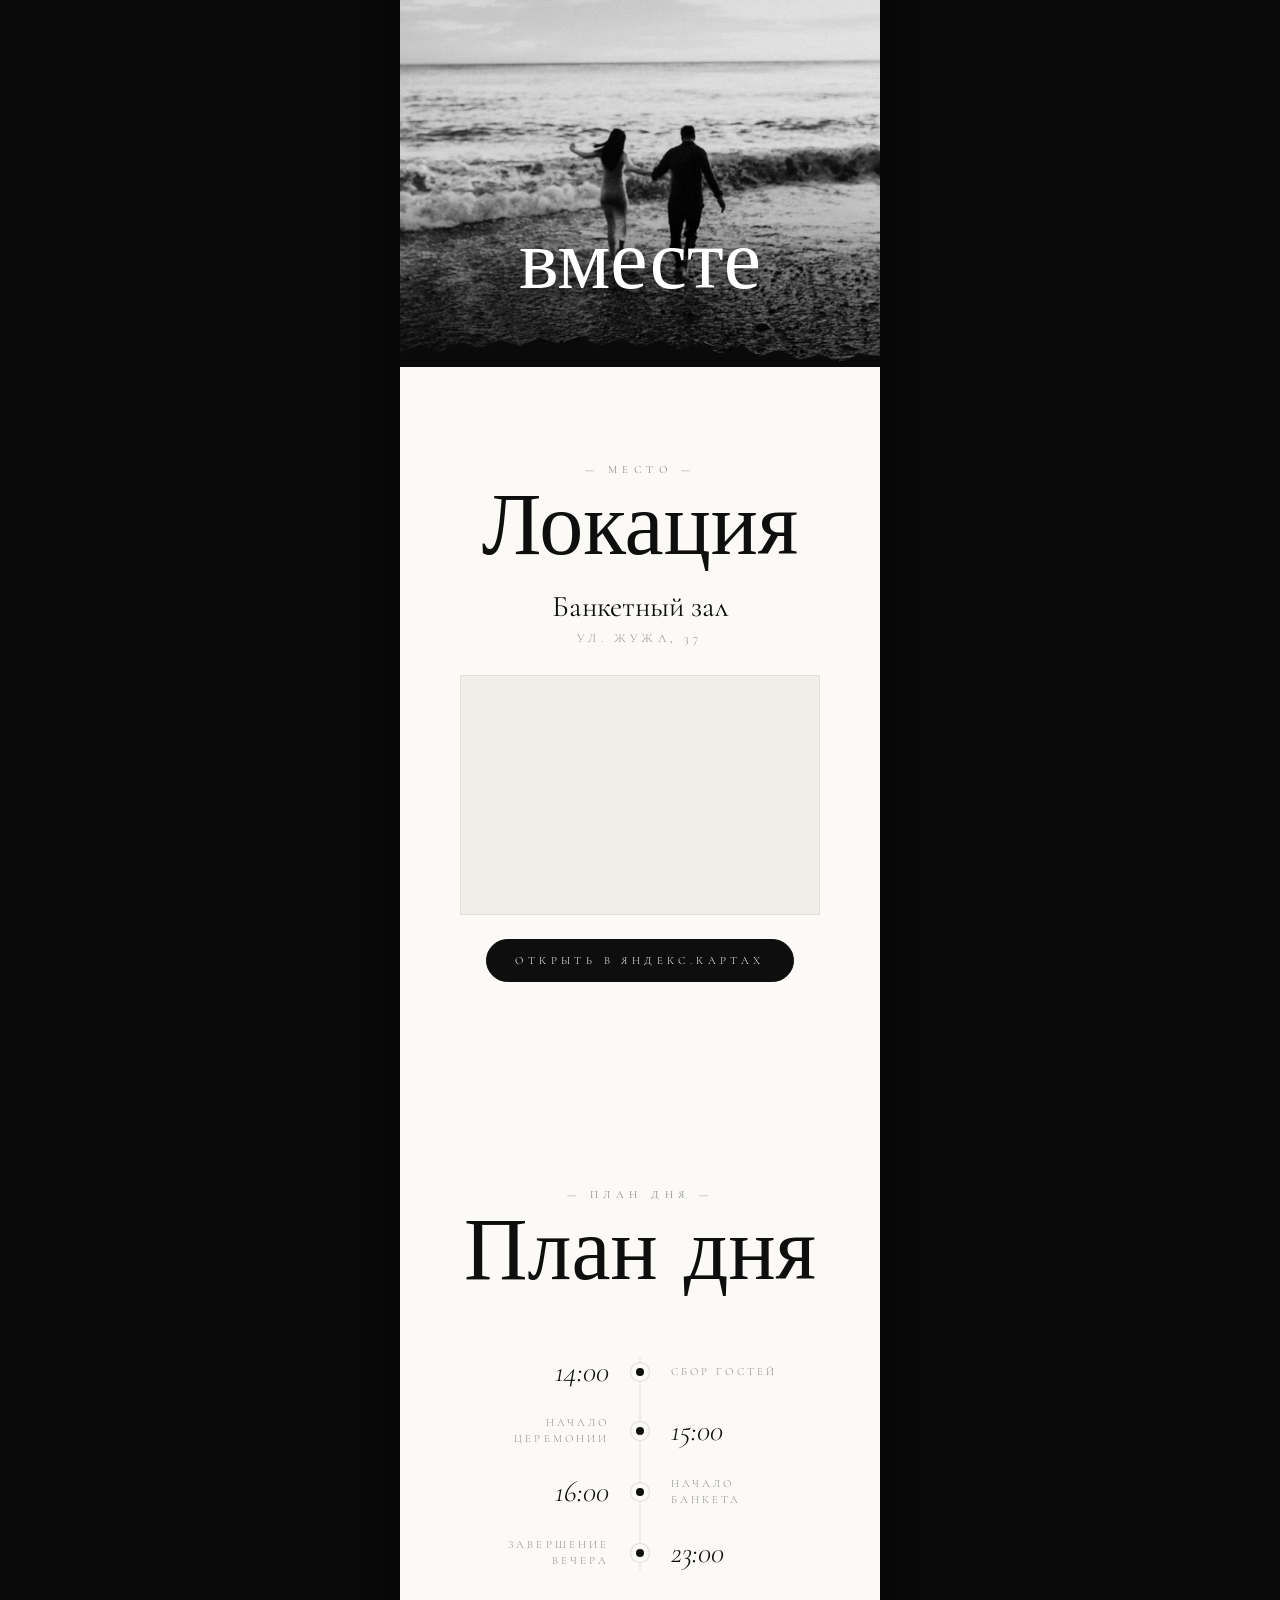
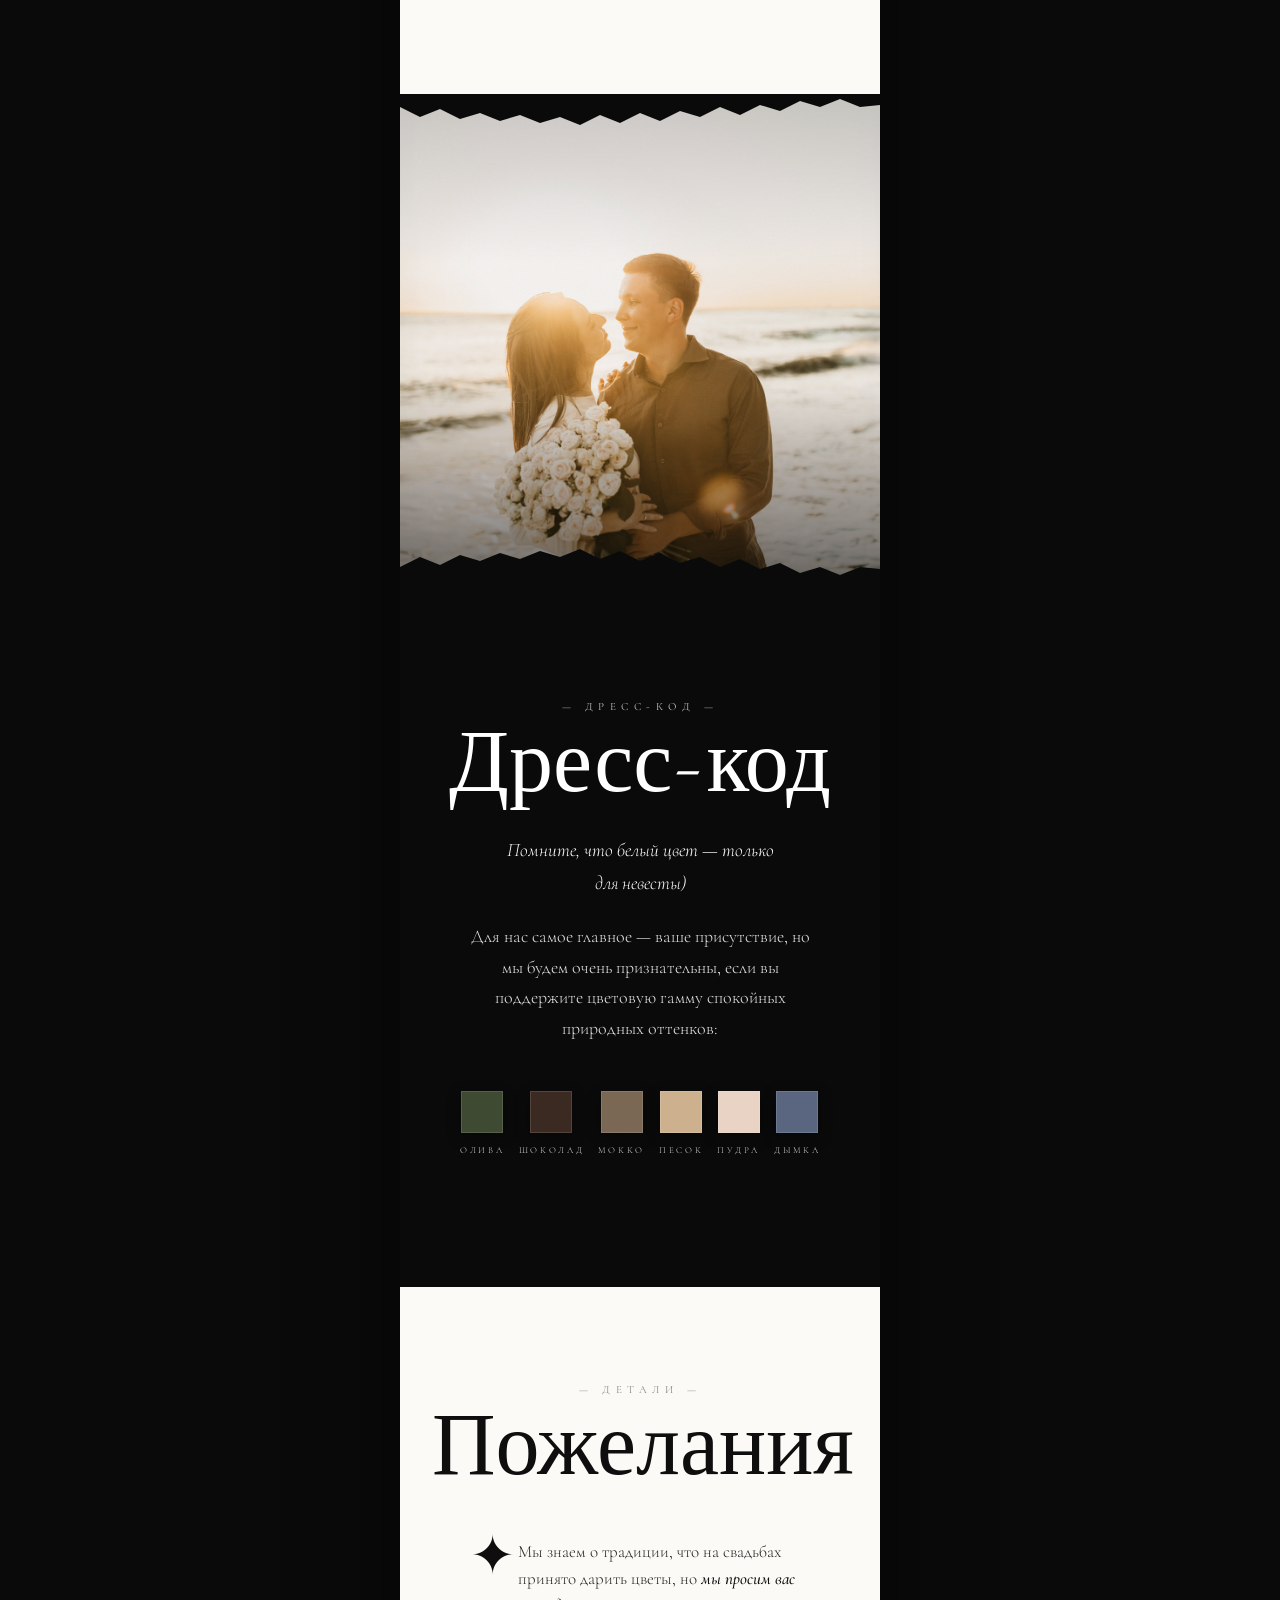
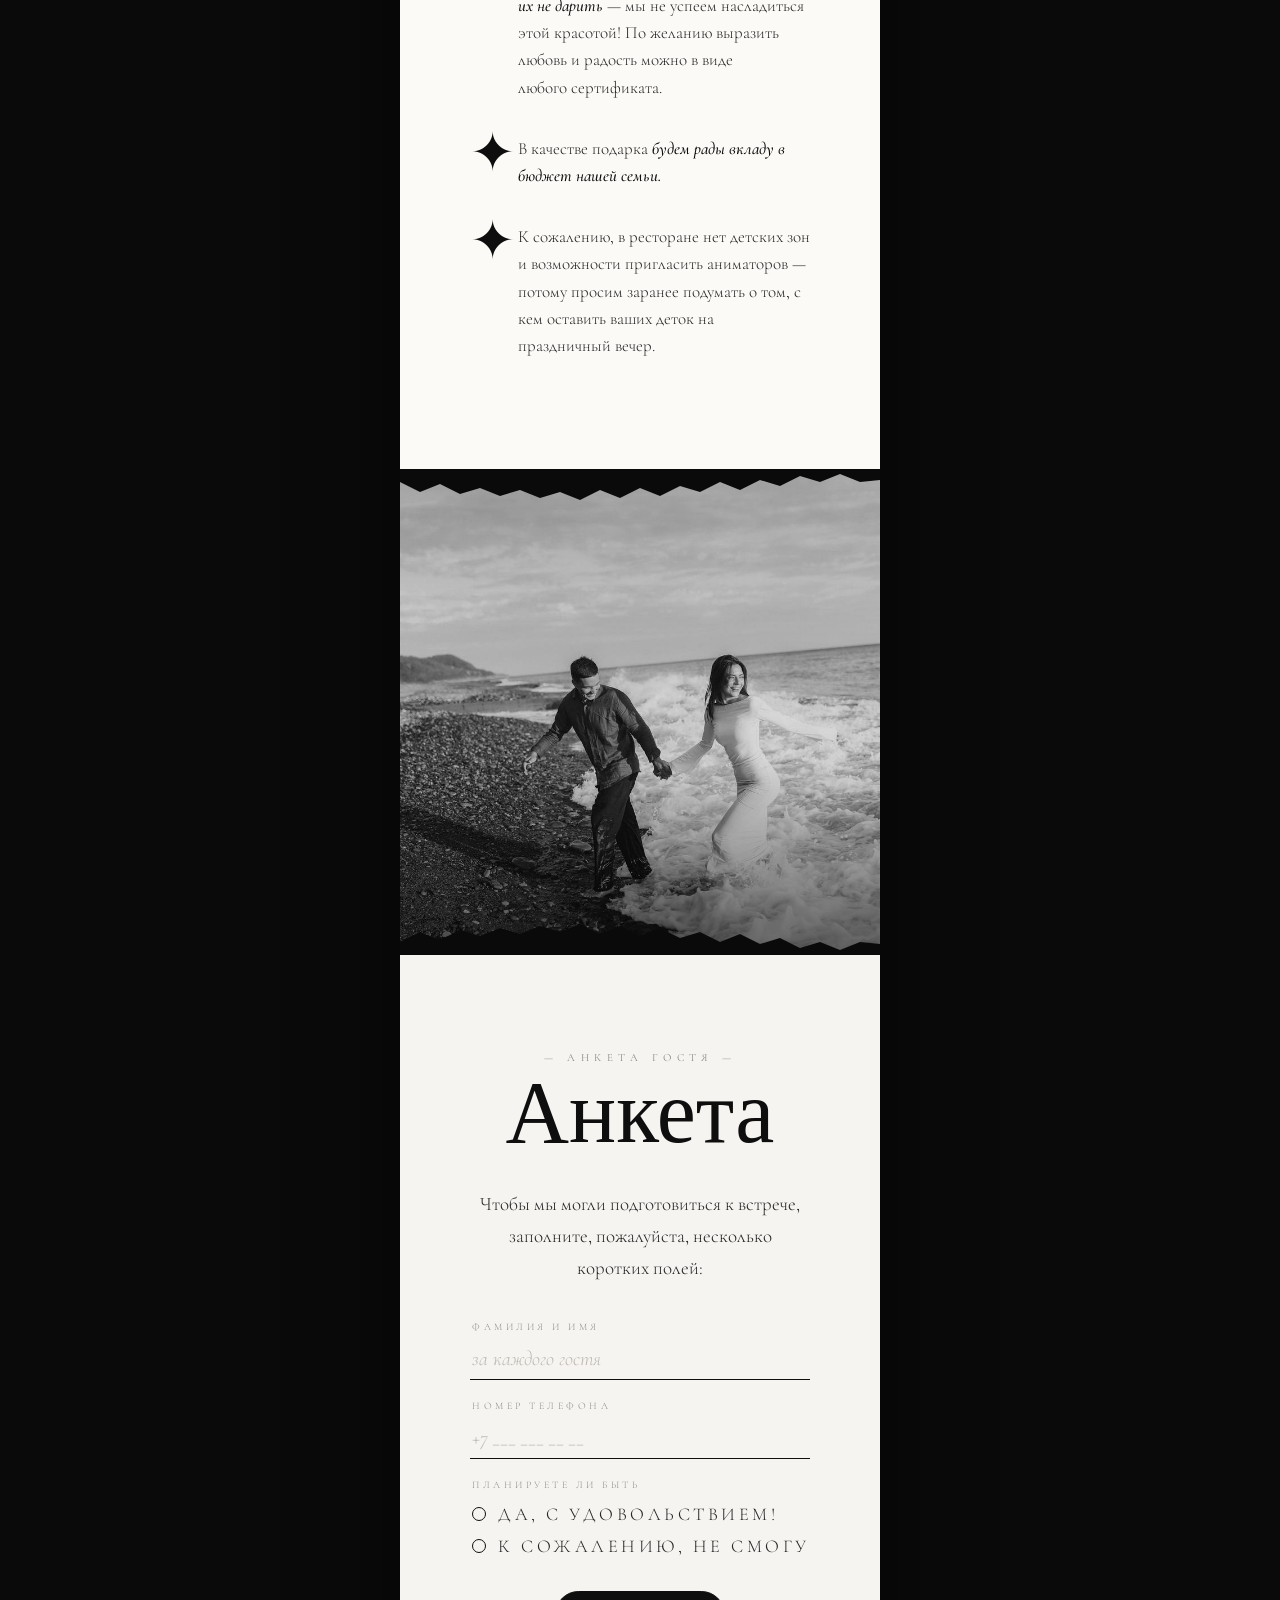
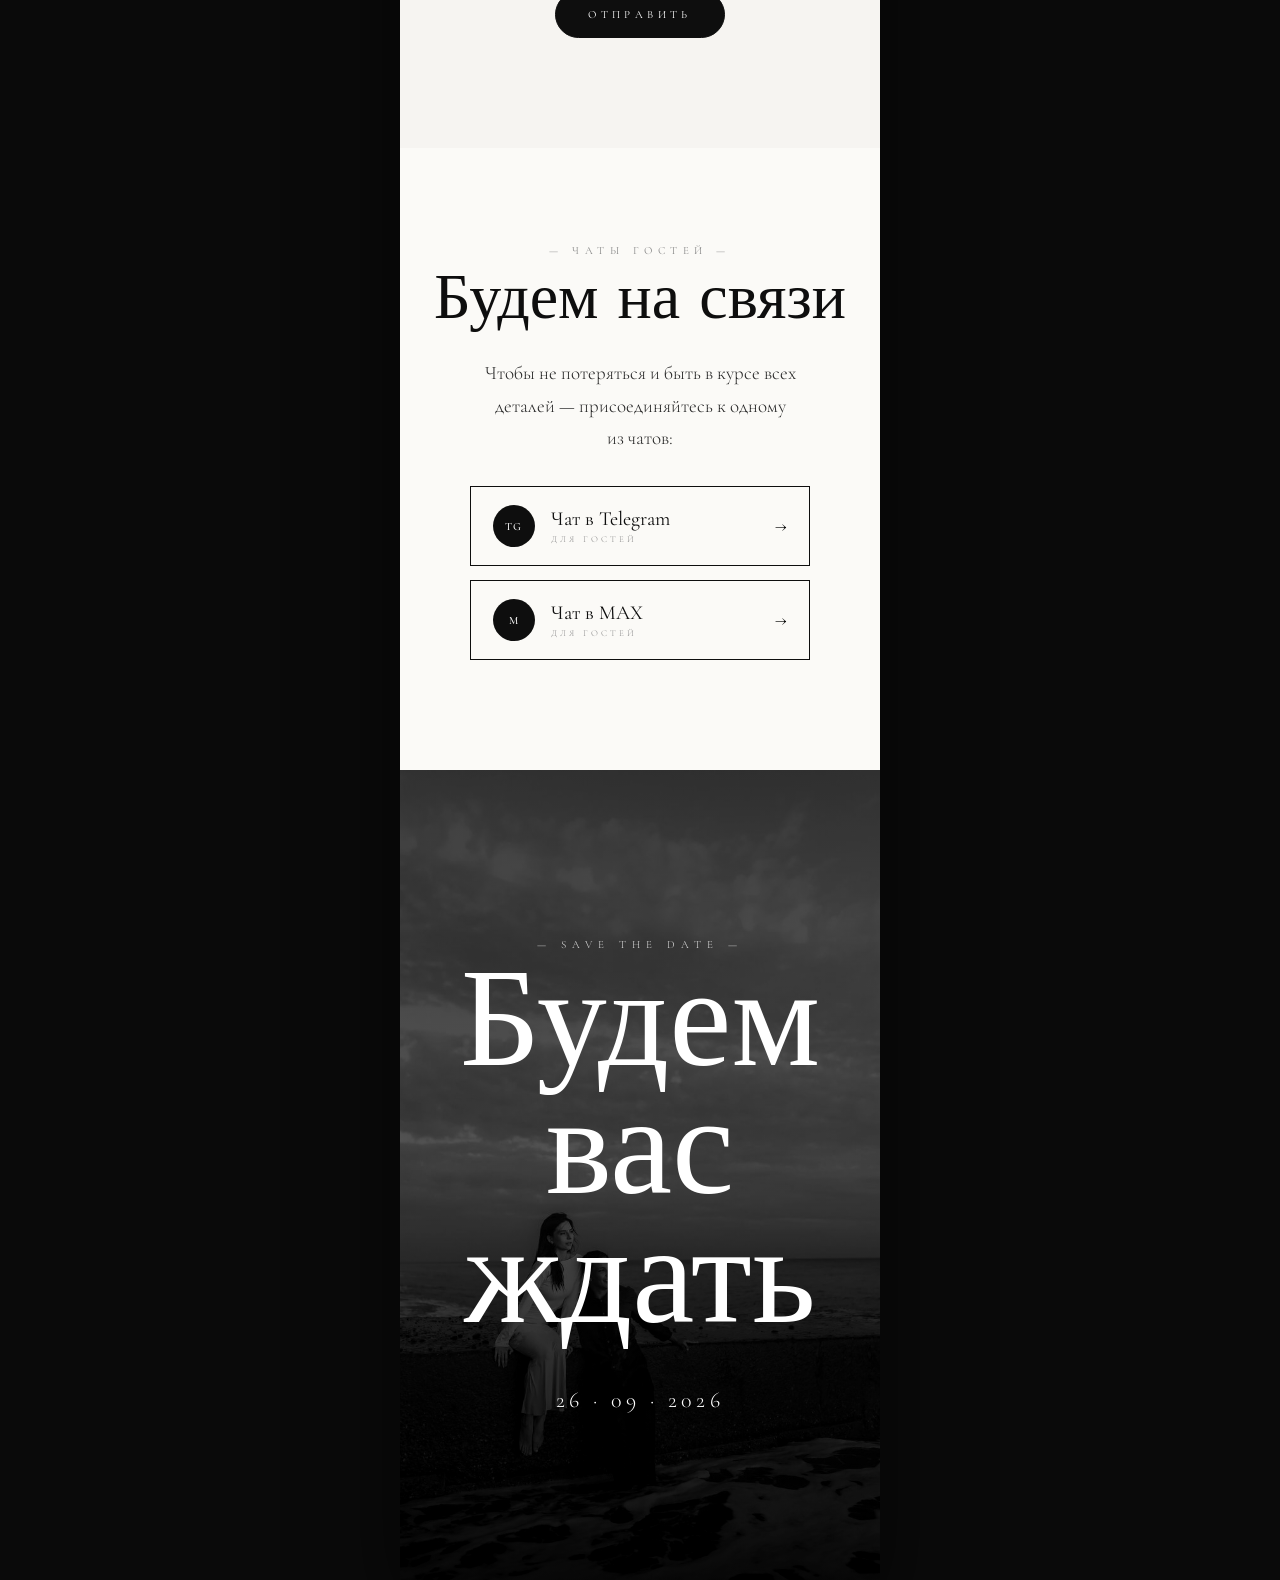
<file: Свадьба.html>
<!doctype html>
<html lang="ru">
<head>
<meta charset="utf-8" />
<meta name="viewport" content="width=device-width,initial-scale=1,maximum-scale=1,viewport-fit=cover" />
<title>Илья и Ирина · 26.09.26</title>
<link rel="preconnect" href="https://fonts.googleapis.com">
<link rel="preconnect" href="https://fonts.gstatic.com" crossorigin>
<link href="https://fonts.googleapis.com/css2?family=Cormorant+Garamond:ital,wght@0,300;0,400;0,500;1,300&family=Cormorant:wght@300;400;500&family=Parisienne&family=Allura&family=Pinyon+Script&display=swap" rel="stylesheet">
<style>
:root{
  --bg:#fbfaf7;
  --paper:#f6f4f1;
  --ink:#0e0e0e;
  --ink-soft:#262626;
  --muted:#8a8a8a;
  --line:#e2dfd9;
  --dark:#0a0a0a;
  --script:'Parisienne','Allura','Pinyon Script',cursive;
  --serif:'Cormorant Garamond',serif;
}
*{box-sizing:border-box;margin:0;padding:0;-webkit-font-smoothing:antialiased}
html,body{background:#0a0a0a;color:var(--ink);font-family:var(--serif);font-weight:300}
body{display:flex;justify-content:center;min-height:100vh;overflow-x:hidden}
.site{width:100%;max-width:480px;background:var(--bg);box-shadow:0 30px 80px rgba(0,0,0,.6);overflow:hidden;position:relative}
section{position:relative;width:100%}
.eb{font-family:'Cormorant',serif;font-size:11px;letter-spacing:.5em;text-transform:uppercase;color:var(--muted);font-weight:400;display:block}
.eb.light{color:rgba(255,255,255,.75)}
.script{font-family:var(--script);font-weight:400;color:var(--ink);line-height:.95;font-size:88px}
.script.light{color:#fff}

/* torn paper */
.torn{position:absolute;left:0;right:0;height:32px;pointer-events:none;z-index:3;background-repeat:no-repeat;background-size:100% 100%}
.torn.t-top{top:-1px;background-image:url("data:image/svg+xml;utf8,<svg xmlns='http://www.w3.org/2000/svg' viewBox='0 0 480 32' preserveAspectRatio='none'><path d='M0 0 H480 V12 L460 14 L440 6 L420 14 L400 8 L380 18 L360 12 L340 22 L320 14 L300 24 L280 18 L260 28 L240 20 L220 30 L200 22 L180 32 L160 24 L140 30 L120 22 L100 28 L80 20 L60 26 L40 16 L20 24 L0 14 Z' fill='%23fbfaf7'/></svg>")}
.torn.t-bot{bottom:-1px;background-image:url("data:image/svg+xml;utf8,<svg xmlns='http://www.w3.org/2000/svg' viewBox='0 0 480 32' preserveAspectRatio='none'><path d='M0 32 H480 V20 L460 18 L440 26 L420 18 L400 24 L380 14 L360 20 L340 10 L320 18 L300 8 L280 14 L260 4 L240 12 L220 2 L200 10 L180 0 L160 8 L140 2 L120 10 L100 4 L80 12 L60 6 L40 16 L20 8 L0 18 Z' fill='%23fbfaf7'/></svg>")}
.torn.dark.t-top{background-image:url("data:image/svg+xml;utf8,<svg xmlns='http://www.w3.org/2000/svg' viewBox='0 0 480 32' preserveAspectRatio='none'><path d='M0 0 H480 V12 L460 14 L440 6 L420 14 L400 8 L380 18 L360 12 L340 22 L320 14 L300 24 L280 18 L260 28 L240 20 L220 30 L200 22 L180 32 L160 24 L140 30 L120 22 L100 28 L80 20 L60 26 L40 16 L20 24 L0 14 Z' fill='%230a0a0a'/></svg>")}
.torn.dark.t-bot{background-image:url("data:image/svg+xml;utf8,<svg xmlns='http://www.w3.org/2000/svg' viewBox='0 0 480 32' preserveAspectRatio='none'><path d='M0 32 H480 V20 L460 18 L440 26 L420 18 L400 24 L380 14 L360 20 L340 10 L320 18 L300 8 L280 14 L260 4 L240 12 L220 2 L200 10 L180 0 L160 8 L140 2 L120 10 L100 4 L80 12 L60 6 L40 16 L20 8 L0 18 Z' fill='%230a0a0a'/></svg>")}

/* HERO */
.hero{height:100svh;min-height:680px;background:#0a0a0a;color:#fff;overflow:hidden;display:flex;flex-direction:column;justify-content:flex-end;position:relative}
.hero .ph{position:absolute;inset:0;background:url('assets/photo-ring.jpg') center 30%/cover no-repeat;filter:grayscale(100%) contrast(1.04) brightness(.88)}
.hero .vignette{position:absolute;inset:0;background:linear-gradient(180deg,rgba(0,0,0,.4) 0%,rgba(0,0,0,0) 30%,rgba(0,0,0,0) 50%,rgba(0,0,0,.85) 100%)}
.hero .top{position:absolute;top:42px;left:0;right:0;text-align:center;z-index:2;font-family:'Cormorant',serif;font-size:11px;letter-spacing:.55em;color:rgba(255,255,255,.85);text-transform:uppercase}
.hero .names{position:relative;text-align:center;padding:0 28px 110px;z-index:2}
.hero .names h1{font-family:var(--script);font-weight:400;font-size:104px;line-height:.95;color:#fff;text-shadow:0 2px 30px rgba(0,0,0,.5);letter-spacing:.005em}
.hero .names h1 .row{display:block}
.hero .names h1 .amp{display:block;font-family:var(--script);font-size:72px;line-height:1;margin:-6px 0 -4px;opacity:.92}
.hero .names .meta{margin-top:30px;display:flex;justify-content:center;align-items:center;gap:18px;font-family:'Cormorant',serif;letter-spacing:.45em;font-size:11px;text-transform:uppercase;color:rgba(255,255,255,.85)}
.hero .names .meta .dot{width:3px;height:3px;background:#fff;border-radius:50%}
.scroll-hint{position:absolute;bottom:22px;left:0;right:0;text-align:center;font-family:'Cormorant',serif;font-size:9px;letter-spacing:.55em;color:rgba(255,255,255,.55);text-transform:uppercase;z-index:2}
.scroll-hint::after{content:"";display:block;width:1px;height:30px;background:rgba(255,255,255,.45);margin:8px auto 0;animation:drop 2.4s ease-in-out infinite}
@keyframes drop{0%,100%{transform:scaleY(.4);transform-origin:top;opacity:.3}50%{transform:scaleY(1);opacity:.9}}

/* generic light card */
.sec{padding:96px 32px 110px;background:var(--bg);text-align:center;position:relative}
.sec .eb{margin-bottom:16px}
.sec .script{margin-bottom:8px}
.sec p{margin-top:24px;font-size:19px;line-height:1.7;color:var(--ink-soft);font-weight:300;max-width:340px;margin-left:auto;margin-right:auto;text-wrap:pretty}
.sec .sig{margin-top:46px;font-family:var(--script);font-size:54px;color:var(--ink);line-height:1}

/* photo strip */
.strip{height:54svh;min-height:380px;position:relative;overflow:hidden;background:#0a0a0a}
.strip .ph{position:absolute;inset:0;background-size:cover;background-position:center 30%;filter:grayscale(100%) contrast(1.05) brightness(.95)}
.strip.s-couple .ph{background-image:url('assets/photo-bouquet.jpg');background-position:center 55%;filter:grayscale(100%) contrast(1.06) brightness(.93)}
.strip.s-walking .ph{background-image:url('assets/photo-walking.jpg')}
.strip.s-stones .ph{background-image:url('assets/photo-stones.jpg')}
.strip.s-waves .ph{background-image:url('assets/photo-waves.jpg')}
.strip.s-sunset .ph{background-image:url('assets/photo-sunset.jpg');background-position:center 35%}
.strip.s-ring .ph{background-image:url('assets/photo-ring.jpg')}
.strip.s-bouquet .ph{background-image:url('assets/photo-bouquet.jpg');background-position:center 25%;filter:grayscale(15%) contrast(1.02) brightness(1)}
.strip.s-proposal .ph{background-image:url('assets/photo-proposal.jpg');background-position:center 60%;filter:grayscale(20%) contrast(1.02)}
.strip::after{content:"";position:absolute;inset:0;background:linear-gradient(180deg,rgba(0,0,0,.15) 0%,rgba(0,0,0,0) 35%,rgba(0,0,0,0) 60%,rgba(0,0,0,.55) 100%);pointer-events:none}
.strip .quote{position:absolute;inset:auto 0 0 0;padding:0 32px 56px;text-align:center;z-index:2}
.strip .quote .q{font-family:var(--script);font-size:84px;color:#fff;line-height:1;text-shadow:0 2px 24px rgba(0,0,0,.5)}

/* DATE */
.bigdate{display:flex;flex-direction:column;align-items:center;line-height:.92;margin:6px auto 0;font-family:var(--serif);font-weight:300;color:var(--ink)}
.bigdate .row{font-size:128px;letter-spacing:-.02em}
.bigdate .row.m{font-style:italic}
.dline{margin-top:22px;font-family:'Cormorant',serif;font-size:12px;letter-spacing:.4em;text-transform:uppercase;color:var(--ink)}
.cal{margin:36px auto 0;max-width:300px;border-top:1px solid var(--line);border-bottom:1px solid var(--line);padding:22px 0}
.cal .month{font-family:'Cormorant',serif;font-size:11px;letter-spacing:.45em;text-transform:uppercase;color:var(--muted);margin-bottom:14px}
.cal table{width:100%;border-collapse:collapse}
.cal th{font-family:'Cormorant',serif;font-size:10px;letter-spacing:.2em;text-transform:uppercase;color:var(--muted);font-weight:400;padding-bottom:8px}
.cal td{font-family:var(--serif);font-size:16px;padding:6px 0;color:var(--ink-soft);text-align:center;position:relative}
.cal td.dim{color:var(--line)}
.cal td.special{color:var(--ink);font-weight:500;z-index:2}
.cal td.special::before{content:"";position:absolute;inset:50% 50%;width:32px;height:30px;transform:translate(-50%,-50%);background:url("data:image/svg+xml;utf8,<svg xmlns='http://www.w3.org/2000/svg' viewBox='0 0 24 22' fill='none' stroke='%23a83232' stroke-width='1.6'><path d='M12 21s-9-6.2-9-12.5C3 4.5 6 2 9 2c1.7 0 3 .9 3 2.5C12 2.9 13.3 2 15 2c3 0 6 2.5 6 6.5C21 14.8 12 21 12 21z'/></svg>") center/contain no-repeat;z-index:-1}
.countdown{margin-top:38px;display:flex;justify-content:center;gap:22px}
.countdown .b{min-width:60px}
.countdown .b .n{font-family:var(--serif);font-weight:300;font-size:42px;line-height:1;color:var(--ink)}
.countdown .b .l{font-family:'Cormorant',serif;font-size:9px;letter-spacing:.35em;text-transform:uppercase;color:var(--muted);margin-top:8px}

/* LOCATION */
.location .name{margin-top:14px;font-family:var(--serif);font-size:30px;color:var(--ink);font-weight:400;line-height:1.2}
.location .addr{margin-top:6px;font-family:'Cormorant',serif;font-size:12px;letter-spacing:.35em;text-transform:uppercase;color:var(--muted)}
.location .map{margin:30px auto 0;width:100%;max-width:360px;height:240px;border:1px solid var(--line);overflow:hidden;background:#f0eee9}
.location .map iframe{width:100%;height:100%;border:0;filter:grayscale(1) contrast(.95)}
.btn{display:inline-block;margin-top:24px;font-family:'Cormorant',serif;font-size:11px;letter-spacing:.4em;text-transform:uppercase;color:var(--ink);text-decoration:none;border:1px solid var(--ink);border-radius:999px;padding:14px 28px;transition:all .25s ease;cursor:pointer;background:transparent}
.btn:hover{background:var(--ink);color:#fff}
.btn.dark{background:var(--ink);color:#fff}
.btn.dark:hover{background:transparent;color:var(--ink)}

/* TIMELINE */
.tl{margin:42px auto 0;max-width:340px;position:relative}
.tl::before{content:"";position:absolute;left:50%;top:14px;bottom:14px;width:1px;background:var(--line);transform:translateX(-50%)}
.tl-item{display:grid;grid-template-columns:1fr 18px 1fr;column-gap:22px;align-items:center;padding:14px 0}
.tl-item .time{font-family:var(--serif);font-size:30px;color:var(--ink);font-style:italic;font-weight:300;white-space:nowrap;line-height:1}
.tl-item .desc{font-family:'Cormorant',serif;font-size:11px;color:var(--muted);line-height:1.5;letter-spacing:.28em;text-transform:uppercase}
.tl-item .dot{width:8px;height:8px;border-radius:50%;background:var(--ink);box-shadow:0 0 0 5px var(--bg),0 0 0 6px var(--line);justify-self:center;z-index:1}
.tl-item:nth-child(odd) .time{grid-column:1;justify-self:end;text-align:right}
.tl-item:nth-child(odd) .desc{grid-column:3;justify-self:start;text-align:left}
.tl-item:nth-child(even) .desc{grid-column:1;justify-self:end;text-align:right}
.tl-item:nth-child(even) .time{grid-column:3;justify-self:start;text-align:left}

/* DRESS CODE — square swatches grouped by color family */
.dress{padding:120px 32px 130px;background:#0a0a0a;color:#fff;text-align:center;position:relative}
.dress .eb{margin-bottom:16px}
.dress p{margin-top:22px;font-size:18px;line-height:1.7;color:rgba(255,255,255,.88);max-width:340px;margin-left:auto;margin-right:auto;font-weight:300;text-wrap:pretty}
.dress p.lead{font-style:italic;color:#fff;font-size:19px}
.groups{margin:48px auto 0;display:grid;grid-template-columns:repeat(6,1fr);gap:14px;max-width:360px;justify-items:center}
.group{display:flex;flex-direction:column;align-items:center;gap:12px}
.glabel{font-family:'Cormorant',serif;font-size:9px;letter-spacing:.3em;text-transform:uppercase;color:rgba(255,255,255,.85);text-align:center;line-height:1.3}
.sq{width:42px;height:42px;border:1px solid rgba(255,255,255,.12);box-shadow:0 4px 14px rgba(0,0,0,.35)}
.g-1 .sq{background:#3f4a32}
.g-2 .sq{background:#3b2a22}
.g-3 .sq{background:#7a6754}
.g-4 .sq{background:#cdb18e}
.g-5 .sq{background:#e9d3c4}
.g-6 .sq{background:#5a6680}

/* DETAILS */
.details-list{margin:42px auto 0;max-width:340px;display:flex;flex-direction:column;gap:34px;text-align:left}
.detail{display:grid;grid-template-columns:34px 1fr;column-gap:14px;align-items:start}
.detail .star{font-family:var(--script);font-size:54px;color:var(--ink);line-height:.5;padding-top:10px}
.detail p{margin:0;font-family:var(--serif);font-size:17px;line-height:1.6;color:var(--ink-soft);font-weight:300;text-wrap:pretty}
.detail p strong{font-style:italic;font-weight:500;color:var(--ink)}

/* GUEST FORM */
.guest{background:var(--paper)}
.form{margin:36px auto 0;max-width:340px;display:flex;flex-direction:column;gap:20px;text-align:left}
.field{display:flex;flex-direction:column;gap:6px}
.field label{font-family:'Cormorant',serif;font-size:10px;letter-spacing:.35em;text-transform:uppercase;color:var(--muted);padding-left:2px}
.field input{font-family:var(--serif);font-size:20px;color:var(--ink);background:transparent;border:0;border-bottom:1px solid var(--ink);padding:8px 2px;outline:0;font-weight:300}
.field input:focus{background:rgba(0,0,0,.02)}
.field input::placeholder{color:#bcb8b0;font-style:italic}
.choices{display:flex;flex-direction:column;gap:10px;margin-top:6px}
.choice{display:flex;align-items:center;gap:12px;cursor:pointer}
.choice input{display:none}
.choice .cdot{width:14px;height:14px;border:1px solid var(--ink);border-radius:50%;flex:none;position:relative}
.choice input:checked + .cdot::after{content:"";position:absolute;inset:3px;background:var(--ink);border-radius:50%}
.choice .lbl{font-family:var(--serif);font-size:18px;color:var(--ink-soft);font-weight:300}
.submit-btn{margin:14px auto 0;align-self:center;font-family:'Cormorant',serif;font-size:11px;letter-spacing:.4em;text-transform:uppercase;color:#fff;background:var(--ink);border:1px solid var(--ink);border-radius:999px;padding:16px 32px;cursor:pointer;transition:all .25s}
.submit-btn:hover{background:transparent;color:var(--ink)}
.thanks{display:none;margin-top:30px;font-family:var(--script);font-size:60px;color:var(--ink);line-height:1;text-align:center}
.form.sent .thanks{display:block}
.form.sent .field, .form.sent .choices, .form.sent .submit-btn{display:none}

/* CHATS */
.chats-title{font-size:64px;white-space:nowrap}
@media (max-width:380px){.chats-title{font-size:54px}}
.chats .chat-row{margin-top:32px;display:flex;flex-direction:column;gap:14px;max-width:340px;margin-left:auto;margin-right:auto}
.chat-card{display:flex;align-items:center;gap:16px;padding:18px 22px;border:1px solid var(--ink);background:transparent;text-decoration:none;color:var(--ink);transition:all .25s}
.chat-card:hover{background:var(--ink);color:#fff}
.chat-card:hover .ic{background:#fff;color:var(--ink)}
.chat-card .ic{flex:none;width:42px;height:42px;border-radius:50%;background:var(--ink);color:#fff;display:flex;align-items:center;justify-content:center;font-family:'Cormorant',serif;font-size:11px;letter-spacing:.1em;font-weight:500;transition:all .25s}
.chat-card .tx{text-align:left;flex:1}
.chat-card .tx .t1{font-family:var(--serif);font-size:20px;line-height:1.1;font-weight:400}
.chat-card .tx .t2{font-family:'Cormorant',serif;font-size:9px;letter-spacing:.35em;text-transform:uppercase;color:var(--muted);margin-top:4px}
.chat-card:hover .tx .t2{color:rgba(255,255,255,.7)}
.chat-card .arr{font-family:'Cormorant',serif;font-size:18px}

/* FINAL */
.final{position:relative;height:90svh;min-height:560px;background:#0a0a0a;color:#fff;overflow:hidden;display:flex;align-items:center;justify-content:center;text-align:center}
.final .bg{position:absolute;inset:0;background:url('assets/photo-walking.jpg') center 54%/cover no-repeat;filter:grayscale(100%) brightness(.55) contrast(1.1)}
.final .bg::after{content:"";position:absolute;inset:0;background:linear-gradient(180deg,rgba(10,10,10,.45) 0%,rgba(10,10,10,.25) 50%,rgba(10,10,10,.85) 100%)}
.final .inner{position:relative;padding:0 36px;z-index:2}
.final .small{font-family:'Cormorant',serif;font-size:11px;letter-spacing:.55em;text-transform:uppercase;color:rgba(255,255,255,.85)}
.final h2{margin-top:18px;font-family:var(--script);font-weight:400;font-size:140px;line-height:.92;color:#fff}
.final h2 .big{display:block}
@media (max-width:380px){.final h2{font-size:112px}}
.final .stamp{margin-top:32px;font-family:'Cormorant',serif;font-size:11px;letter-spacing:.55em;color:rgba(255,255,255,.85);text-transform:uppercase}
.final .stamp .y{font-family:var(--serif);font-size:22px;letter-spacing:.2em;display:block;margin-top:10px;color:#fff}
.final .heart{margin-top:30px;font-family:var(--script);font-size:68px;color:#fff;line-height:1}

/* reveal animations */
.reveal{opacity:0;transform:translateY(28px);transition:opacity 1.1s cubic-bezier(.2,.65,.25,1),transform 1.1s cubic-bezier(.2,.65,.25,1)}
.reveal.in{opacity:1;transform:none}
.reveal-zoom{opacity:0;transform:scale(.94);transition:opacity 1.3s cubic-bezier(.2,.65,.25,1),transform 1.3s cubic-bezier(.2,.65,.25,1)}
.reveal-zoom.in{opacity:1;transform:none}
.reveal-script{opacity:0;transform:translateY(20px) scale(.96);transition:opacity 1.4s cubic-bezier(.2,.65,.25,1),transform 1.4s cubic-bezier(.2,.65,.25,1)}
.reveal-script.in{opacity:1;transform:none}
.stagger > *{opacity:0;transform:translateY(18px);transition:opacity .9s ease,transform .9s ease}
.stagger.in > *{opacity:1;transform:none}
.stagger.in > *:nth-child(1){transition-delay:.05s}
.stagger.in > *:nth-child(2){transition-delay:.16s}
.stagger.in > *:nth-child(3){transition-delay:.27s}
.stagger.in > *:nth-child(4){transition-delay:.38s}
.stagger.in > *:nth-child(5){transition-delay:.49s}
.stagger.in > *:nth-child(6){transition-delay:.60s}
.kenburns{animation:kb 18s ease-in-out infinite alternate}
@keyframes kb{0%{transform:scale(1)}100%{transform:scale(1.08)}}

@media (max-width:380px){
  .hero .names h1{font-size:88px}
  .hero .names h1 .amp{font-size:60px}
  .script{font-size:74px}
  .bigdate .row{font-size:104px}
  .final h2{font-size:90px}
  .final h2 .amp{font-size:56px}
  .strip .quote .q{font-size:68px}
}
</style>
</head>
<body>

<main class="site">

  <section id="hero" class="hero">
    <div class="ph kenburns"></div>
    <div class="vignette"></div>
    <div class="top">save the date</div>
    <div class="names">
      <h1 class="reveal-script">
        <span class="row">Илья</span>
        <span class="amp">&amp;</span>
        <span class="row">Ирина</span>
      </h1>
      <div class="meta reveal"><span>26</span><span class="dot"></span><span>09</span><span class="dot"></span><span>26</span></div>
    </div>
    <div class="scroll-hint">scroll</div>
  </section>

  <section class="sec invite">
    <div class="torn t-top"></div>
    <span class="eb reveal">— приглашение —</span>
    <h2 class="script reveal-script">Дорогие<br>гости!</h2>
    <p class="reveal">Приглашаем Вас разделить с нами день нашей свадьбы.</p>
    <div class="sig reveal-script">Илья &amp; Ирина</div>
  </section>

  <section class="strip s-proposal">
    <div class="torn dark t-top"></div>
    <div class="ph kenburns"></div>
    <div class="quote"><div class="q reveal-script">26.09.26</div></div>
    <div class="torn dark t-bot"></div>
  </section>

  <section class="sec date">
    <span class="eb reveal">— дата —</span>
    <div class="script reveal-script">Дата</div>
    <div class="bigdate reveal-zoom">
      <div class="row">26</div>
      <div class="row m">09</div>
      <div class="row">26</div>
    </div>
    <div class="dline reveal">Суббота · 26 сентября 2026</div>
    <div class="cal reveal">
      <div class="month">Сентябрь · 2026</div>
      <table>
        <thead><tr><th>пн</th><th>вт</th><th>ср</th><th>чт</th><th>пт</th><th>сб</th><th>вс</th></tr></thead>
        <tbody id="cal-body"></tbody>
      </table>
    </div>
    <div class="countdown stagger">
      <div class="b"><div class="n" id="cd-d">—</div><div class="l">дней</div></div>
      <div class="b"><div class="n" id="cd-h">—</div><div class="l">часов</div></div>
      <div class="b"><div class="n" id="cd-m">—</div><div class="l">минут</div></div>
    </div>
  </section>

  <section class="strip s-stones">
    <div class="torn dark t-top"></div>
    <div class="ph kenburns"></div>
    <div class="quote"><div class="q reveal-script">вместе</div></div>
    <div class="torn dark t-bot"></div>
  </section>

  <section class="sec location">
    <span class="eb reveal">— место —</span>
    <div class="script reveal-script">Локация</div>
    <div class="name reveal">Банкетный зал</div>
    <div class="addr reveal">ул. Жужа, 37</div>
    <div class="map reveal-zoom">
      <iframe src="https://yandex.ru/map-widget/v1/?ll=37.6173%2C55.7558&z=12&pt=37.6173,55.7558,pm2rdm" loading="lazy" title="Карта"></iframe>
    </div>
    <a class="btn dark reveal" href="https://yandex.ru/maps/org/banketny_zal/230886081607?si=tgc01dzt7dgp8r6enmhf59tt78" target="_blank" rel="noopener">Открыть в Яндекс.Картах</a>
  </section>

  <section class="sec timeline">
    <span class="eb reveal">— план дня —</span>
    <div class="script reveal-script">План дня</div>
    <div class="tl stagger">
      <div class="tl-item"><div class="time">14:00</div><div class="dot"></div><div class="desc">сбор гостей</div></div>
      <div class="tl-item"><div class="desc">начало<br>церемонии</div><div class="dot"></div><div class="time">15:00</div></div>
      <div class="tl-item"><div class="time">16:00</div><div class="dot"></div><div class="desc">начало<br>банкета</div></div>
      <div class="tl-item"><div class="desc">завершение<br>вечера</div><div class="dot"></div><div class="time">23:00</div></div>
    </div>
  </section>

  <section class="strip s-bouquet">
    <div class="torn dark t-top"></div>
    <div class="ph kenburns"></div>
    <div class="torn dark t-bot"></div>
  </section>

  <section class="dress">
    <span class="eb light reveal">— дресс-код —</span>
    <div class="script light reveal-script">Дресс-код</div>
    <p class="lead reveal">Помните, что белый цвет — только для невесты)</p>
    <p class="reveal">Для нас самое главное — ваше присутствие, но мы будем очень признательны, если вы поддержите цветовую гамму спокойных природных оттенков:</p>
    <div class="groups stagger">
      <div class="group g-1"><div class="sq"></div><div class="glabel">олива</div></div>
      <div class="group g-2"><div class="sq"></div><div class="glabel">шоколад</div></div>
      <div class="group g-3"><div class="sq"></div><div class="glabel">мокко</div></div>
      <div class="group g-4"><div class="sq"></div><div class="glabel">песок</div></div>
      <div class="group g-5"><div class="sq"></div><div class="glabel">пудра</div></div>
      <div class="group g-6"><div class="sq"></div><div class="glabel">дымка</div></div>
    </div>
  </section>

  <section class="sec details">
    <span class="eb reveal">— детали —</span>
    <div class="script reveal-script">Пожелания</div>
    <div class="details-list stagger">
      <div class="detail"><div class="star">✦</div><p>Мы знаем о традиции, что на свадьбах принято дарить цветы, но <strong>мы просим вас их не дарить</strong> — мы не успеем насладиться этой красотой! По желанию выразить любовь и радость можно в виде любого сертификата.</p></div>
      <div class="detail"><div class="star">✦</div><p>В качестве подарка <strong>будем рады вкладу в бюджет нашей семьи.</strong></p></div>
      <div class="detail"><div class="star">✦</div><p>К сожалению, в ресторане нет детских зон и возможности пригласить аниматоров — потому просим заранее подумать о том, с кем оставить ваших деток на праздничный вечер.</p></div>
    </div>
  </section>

  <section class="strip s-waves">
    <div class="torn dark t-top"></div>
    <div class="ph kenburns"></div>
    <div class="torn dark t-bot"></div>
  </section>

  <section class="sec guest">
    <span class="eb reveal">— анкета гостя —</span>
    <div class="script reveal-script">Анкета</div>
    <p class="reveal">Чтобы мы могли подготовиться к встрече, заполните, пожалуйста, несколько коротких полей:</p>
    <form class="form stagger" id="rsvp" onsubmit="event.preventDefault(); this.classList.add('sent')">
      <div class="field"><label>фамилия и имя</label><input type="text" name="name" placeholder="за каждого гостя" required></div>
      <div class="field"><label>номер телефона</label><input type="tel" name="phone" placeholder="+7 ___ ___ __ __" required></div>
      <div class="field">
        <label>планируете ли быть</label>
        <div class="choices">
          <label class="choice"><input type="radio" name="rsvp" value="yes" required><span class="cdot"></span><span class="lbl">Да, с удовольствием!</span></label>
          <label class="choice"><input type="radio" name="rsvp" value="no"><span class="cdot"></span><span class="lbl">К сожалению, не смогу</span></label>
        </div>
      </div>
      <button class="submit-btn" type="submit">отправить</button>
      <div class="thanks">Спасибо!<br>будем ждать вас</div>
    </form>
  </section>

  <section class="sec chats">
    <span class="eb reveal">— чаты гостей —</span>
    <div class="script chats-title reveal-script">Будем на связи</div>
    <p class="reveal">Чтобы не потеряться и быть в курсе всех деталей — присоединяйтесь к одному из чатов:</p>
    <div class="chat-row stagger">
      <a class="chat-card" href="https://t.me/+mLTwR2VHhq41YWVi" target="_blank" rel="noopener">
        <div class="ic">TG</div>
        <div class="tx"><div class="t1">Чат в Telegram</div><div class="t2">для гостей</div></div>
        <div class="arr">→</div>
      </a>
      <a class="chat-card" href="https://max.ru/join/hf5u0ECglZ_PjSqCRh9lUFANy6wX1g2Z8dMTVhksAc0" target="_blank" rel="noopener">
        <div class="ic">M</div>
        <div class="tx"><div class="t1">Чат в МАХ</div><div class="t2">для гостей</div></div>
        <div class="arr">→</div>
      </a>
    </div>
  </section>

  <section class="final">
    <div class="bg kenburns"></div>
    <div class="inner">
      <div class="small reveal">— save the date —</div>
      <h2 class="reveal-script"><span class="big">Будем<br>вас<br>ждать</span></h2>
      <div class="stamp reveal"><span class="y">26 · 09 · 2026</span></div>
    </div>
  </section>

</main>

<script>
(function(){
  const tbody = document.getElementById('cal-body');
  if(!tbody) return;
  const lead = 1, days = 30;
  const trail = (7 - ((lead + days) % 7)) % 7;
  const cells = lead + days + trail;
  let html = '';
  for(let i=0;i<cells;i+=7){
    html += '<tr>';
    for(let j=0;j<7;j++){
      const idx = i+j;
      const day = idx - lead + 1;
      if(day < 1 || day > days) html += '<td class="dim">·</td>';
      else if(day === 26) html += '<td class="special">'+day+'</td>';
      else html += '<td>'+day+'</td>';
    }
    html += '</tr>';
  }
  tbody.innerHTML = html;
})();

(function(){
  const target = new Date('2026-09-26T14:00:00+03:00').getTime();
  const dEl=document.getElementById('cd-d'), hEl=document.getElementById('cd-h'), mEl=document.getElementById('cd-m');
  function tick(){
    const diff = target - Date.now();
    if(diff <= 0){ dEl.textContent='0'; hEl.textContent='0'; mEl.textContent='0'; return; }
    dEl.textContent = Math.floor(diff/86400000);
    hEl.textContent = Math.floor(diff%86400000/3600000);
    mEl.textContent = Math.floor(diff%3600000/60000);
  }
  tick(); setInterval(tick, 30000);
})();

(function(){
  const sel = '.reveal, .reveal-zoom, .reveal-script, .stagger';
  const els = document.querySelectorAll(sel);
  const io = new IntersectionObserver((entries)=>{
    entries.forEach(e=>{
      if(e.isIntersecting){
        e.target.classList.add('in');
        io.unobserve(e.target);
      }
    });
  },{threshold:0.12, rootMargin:'0px 0px -6% 0px'});
  els.forEach(el=>io.observe(el));
})();
</script>

</body>
</html>
</file>
